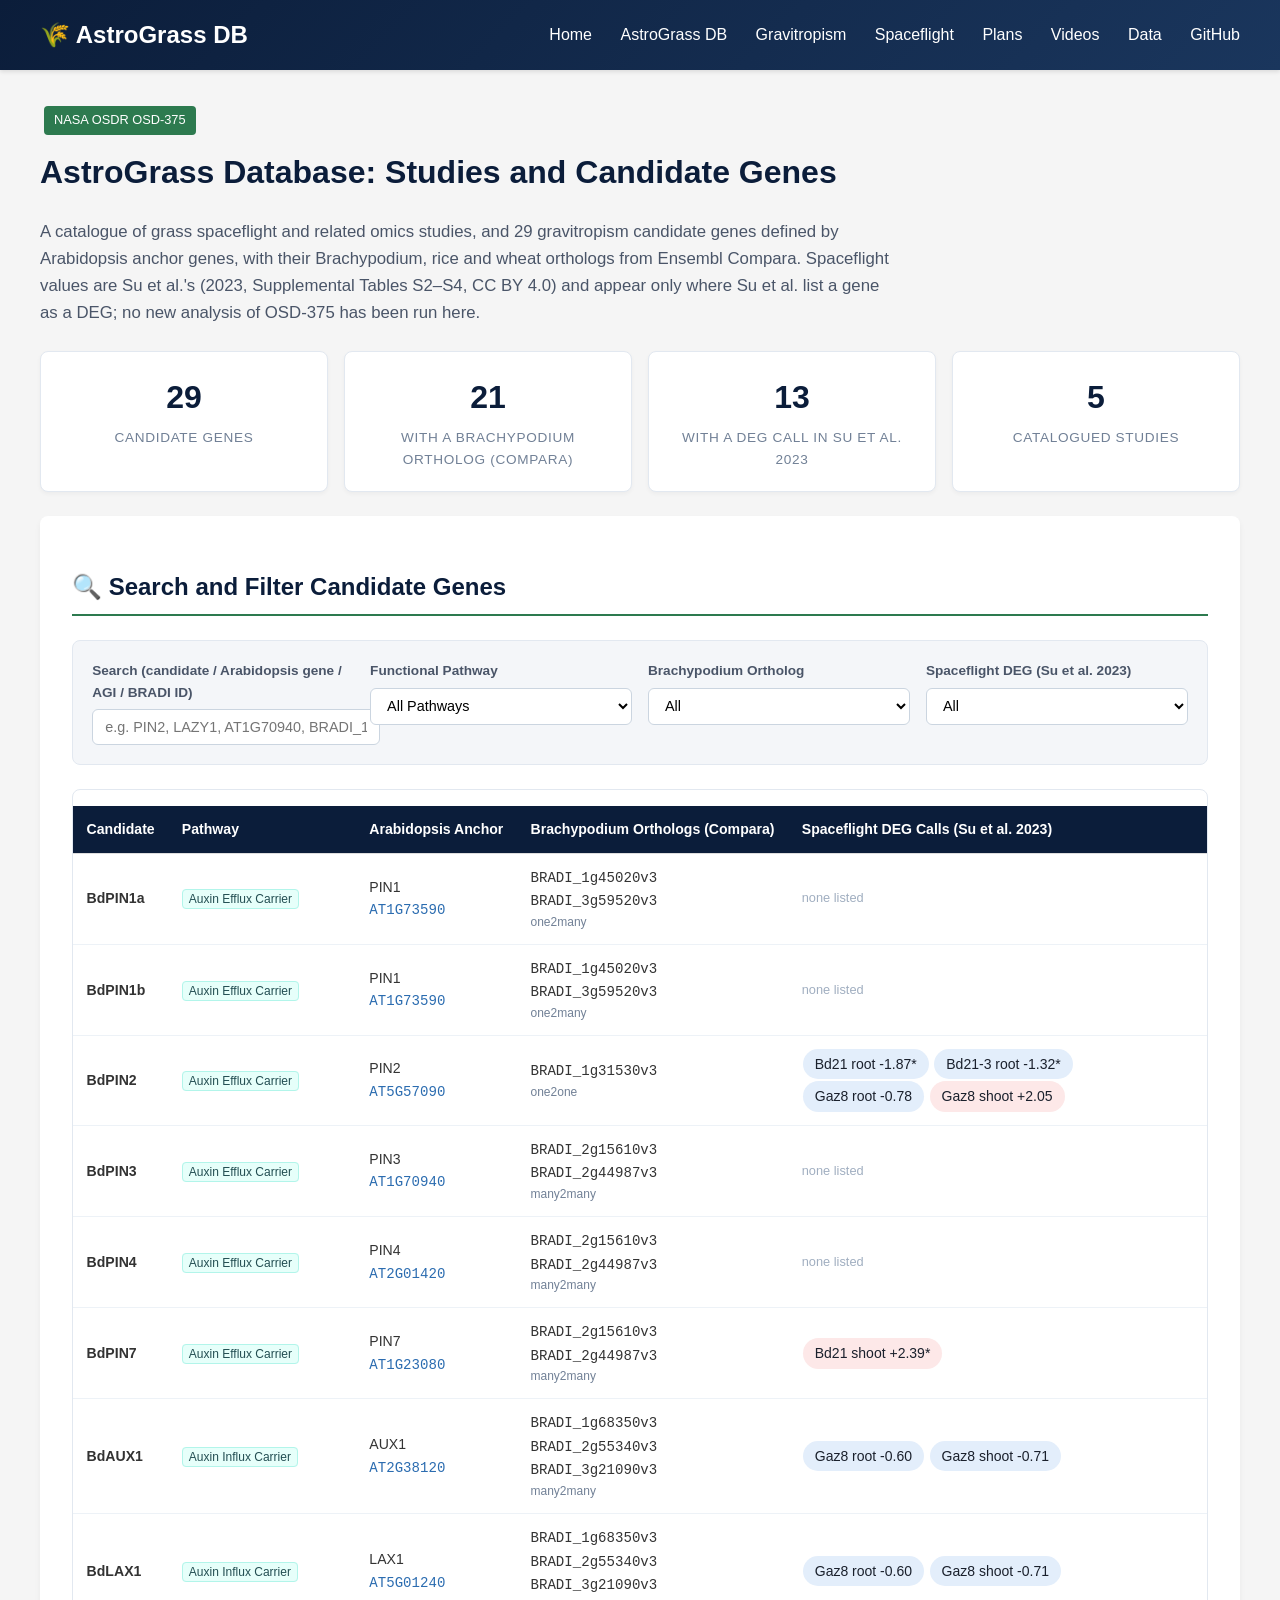
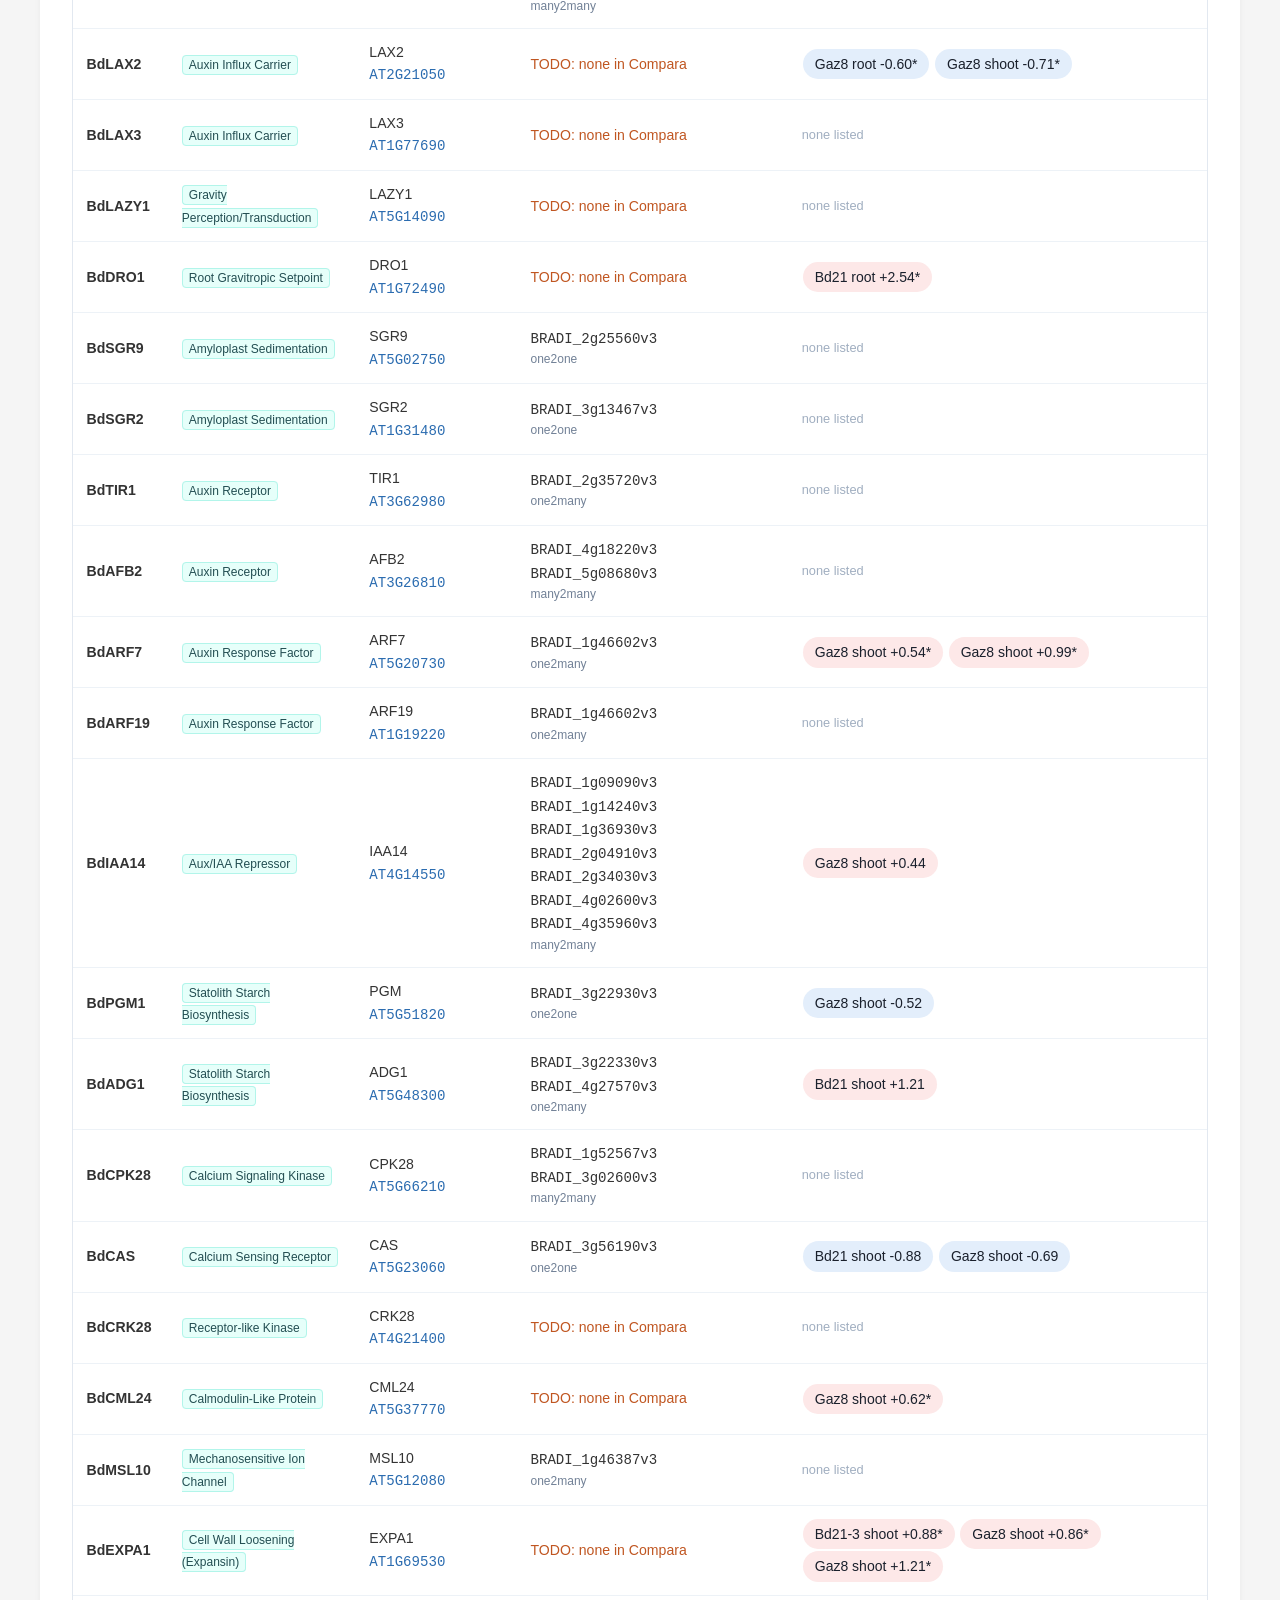
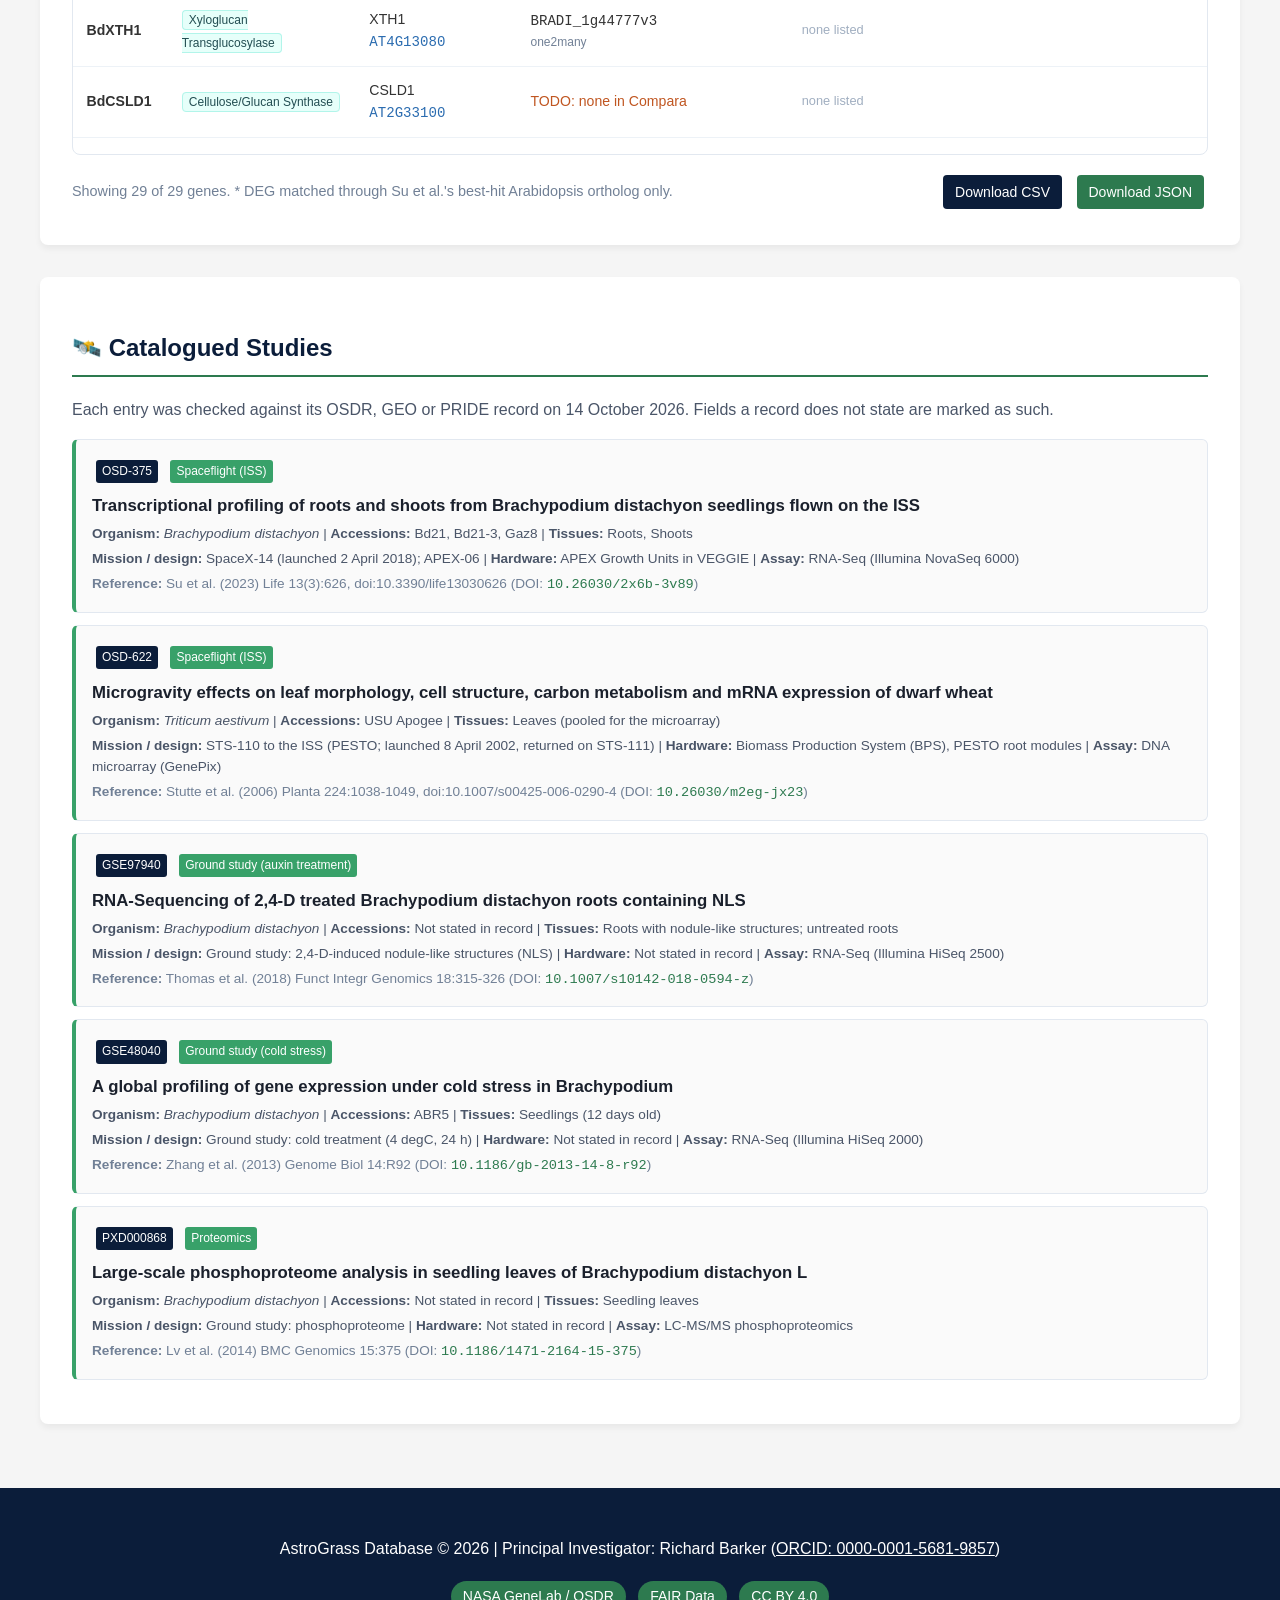
<file: docs/astrograss.html>
<!DOCTYPE html>
<html lang="en">
<head>
    <meta charset="UTF-8">
    <meta name="viewport" content="width=device-width, initial-scale=1.0">
    <title>AstroGrass Database | Grass Spaceflight Studies & Gravitropism Candidate Genes</title>
    <link rel="stylesheet" href="css/style.css">
    <style>
        .filter-grid {
            display: grid;
            grid-template-columns: repeat(auto-fit, minmax(200px, 1fr));
            gap: 1rem;
            margin: 1.5rem 0;
            background: #f4f6f9;
            padding: 1.2rem;
            border-radius: 8px;
            border: 1px solid #e2e8f0;
        }
        .filter-item label {
            display: block;
            font-size: 0.85rem;
            font-weight: bold;
            color: #4a5568;
            margin-bottom: 0.35rem;
        }
        .filter-item select, .filter-item input {
            width: 100%;
            padding: 0.55rem 0.75rem;
            border: 1px solid #cbd5e0;
            border-radius: 6px;
            font-size: 0.9rem;
            background: white;
        }
        .stats-grid {
            display: grid;
            grid-template-columns: repeat(auto-fit, minmax(180px, 1fr));
            gap: 1rem;
            margin: 1.5rem 0;
        }
        .stat-card {
            background: white;
            padding: 1.25rem;
            border-radius: 8px;
            border: 1px solid #e2e8f0;
            box-shadow: 0 2px 4px rgba(0,0,0,0.04);
            text-align: center;
        }
        .stat-num {
            font-size: 2rem;
            font-weight: 800;
            color: #0b1d3a;
            margin-bottom: 0.25rem;
        }
        .stat-label {
            font-size: 0.85rem;
            color: #718096;
            text-transform: uppercase;
            letter-spacing: 0.05em;
        }
        .gene-table-container {
            overflow-x: auto;
            margin-top: 1rem;
            background: white;
            border-radius: 8px;
            border: 1px solid #e2e8f0;
        }
        .gene-table {
            width: 100%;
            border-collapse: collapse;
            font-size: 0.88rem;
        }
        .gene-table th {
            background: #0b1d3a;
            color: white;
            text-align: left;
            padding: 0.75rem 0.85rem;
            white-space: nowrap;
            position: sticky;
            top: 0;
        }
        .gene-table td {
            padding: 0.75rem 0.85rem;
            border-bottom: 1px solid #edf2f7;
            vertical-align: middle;
        }
        .gene-table tr:hover {
            background: #f7fafc;
            cursor: pointer;
        }
        .badge-up {
            background: #feebc8;
            color: #c05621;
            padding: 3px 8px;
            border-radius: 4px;
            font-weight: bold;
            font-size: 0.8rem;
            display: inline-block;
        }
        .badge-down {
            background: #bee3f8;
            color: #2b6cb0;
            padding: 3px 8px;
            border-radius: 4px;
            font-weight: bold;
            font-size: 0.8rem;
            display: inline-block;
        }
        .badge-pathway {
            background: #e6fffa;
            color: #234e52;
            padding: 2px 6px;
            border-radius: 4px;
            font-size: 0.75rem;
            border: 1px solid #b2f5ea;
        }
        .study-card {
            border: 1px solid #e2e8f0;
            border-left: 4px solid #38a169;
            padding: 1rem;
            border-radius: 6px;
            background: #fafafa;
            margin-bottom: 0.75rem;
        }
        /* Modal styling */
        .modal {
            display: none;
            position: fixed;
            z-index: 1000;
            left: 0;
            top: 0;
            width: 100%;
            height: 100%;
            background: rgba(0,0,0,0.6);
            backdrop-filter: blur(3px);
        }
        .modal-content {
            background: white;
            margin: 5% auto;
            padding: 2rem;
            width: 90%;
            max-width: 700px;
            border-radius: 10px;
            box-shadow: 0 10px 25px rgba(0,0,0,0.3);
            position: relative;
        }
        .close-modal {
            position: absolute;
            top: 1rem;
            right: 1.5rem;
            font-size: 1.5rem;
            font-weight: bold;
            cursor: pointer;
            color: #718096;
        }
        .close-modal:hover { color: #000; }
    </style>
</head>
<body>
    <header>
        <div class="nav-container">
            <a href="index.html" class="logo">🌾 AstroGrass DB</a>
            <nav class="nav-links">
                <a href="index.html">Home</a>
                <a href="astrograss.html" class="active">AstroGrass DB</a>
                <a href="gwas.html">Gravitropism</a>
                <a href="spaceflight.html">Spaceflight</a>
                <a href="integration.html">Plans</a>
                <a href="videos.html">Videos</a>
                <a href="data.html">Data</a>
                <a href="https://github.com/dr-richard-barker/brachypodium-gwas-spaceflight" target="_blank">GitHub</a>
            </nav>
        </div>
    </header>

    <div class="container">
        <div style="margin-top: 1.5rem;">
            <span class="badge" style="background:#2d7a4f; color:#fff; padding:4px 10px; border-radius:4px; font-size:0.8rem;">NASA OSDR OSD-375</span>
            <h1 style="margin-top:0.5rem; color:#0b1d3a;">AstroGrass Database: Studies and Candidate Genes</h1>
            <p style="color:#4a5568; font-size:1.05rem; max-width:850px;">
                A catalogue of grass spaceflight and related omics studies, and 29 gravitropism candidate genes defined by Arabidopsis anchor genes, with their
                Brachypodium, rice and wheat orthologs from Ensembl Compara. Spaceflight values are Su et al.'s (2023, Supplemental Tables S2–S4, CC BY 4.0) and appear
                only where Su et al. list a gene as a DEG; no new analysis of OSD-375 has been run here.
            </p>
        </div>

        <!-- Database Metrics -->
        <div class="stats-grid">
            <div class="stat-card">
                <div class="stat-num" id="stat-total-genes">–</div>
                <div class="stat-label">Candidate Genes</div>
            </div>
            <div class="stat-card">
                <div class="stat-num" id="stat-orthologs">–</div>
                <div class="stat-label">With a Brachypodium Ortholog (Compara)</div>
            </div>
            <div class="stat-card">
                <div class="stat-num" id="stat-degs">–</div>
                <div class="stat-label">With a DEG Call in Su et al. 2023</div>
            </div>
            <div class="stat-card">
                <div class="stat-num" id="stat-studies">–</div>
                <div class="stat-label">Catalogued Studies</div>
            </div>
        </div>

        <!-- Filter Controls -->
        <section class="card" style="margin-top:1.5rem;">
            <h2 style="margin-bottom:0.5rem;">🔍 Search and Filter Candidate Genes</h2>

            <div class="filter-grid">
                <div class="filter-item">
                    <label for="search-input">Search (candidate / Arabidopsis gene / AGI / BRADI ID)</label>
                    <input type="text" id="search-input" placeholder="e.g. PIN2, LAZY1, AT1G70940, BRADI_1g31530v3">
                </div>
                <div class="filter-item">
                    <label for="pathway-select">Functional Pathway</label>
                    <select id="pathway-select">
                        <option value="">All Pathways</option>
                    </select>
                </div>
                <div class="filter-item">
                    <label for="ortholog-select">Brachypodium Ortholog</label>
                    <select id="ortholog-select">
                        <option value="">All</option>
                        <option value="yes">In Ensembl Compara</option>
                        <option value="no">None in Compara (TODO)</option>
                    </select>
                </div>
                <div class="filter-item">
                    <label for="deg-select">Spaceflight DEG (Su et al. 2023)</label>
                    <select id="deg-select">
                        <option value="">All</option>
                        <option value="compara">DEG via a Compara ortholog</option>
                        <option value="any">Any DEG call</option>
                        <option value="none">No DEG call</option>
                    </select>
                </div>
            </div>

            <!-- Interactive Results Table -->
            <div class="gene-table-container">
                <table class="gene-table">
                    <thead>
                        <tr>
                            <th>Candidate</th>
                            <th>Pathway</th>
                            <th>Arabidopsis Anchor</th>
                            <th>Brachypodium Orthologs (Compara)</th>
                            <th>Spaceflight DEG Calls (Su et al. 2023)</th>
                        </tr>
                    </thead>
                    <tbody id="gene-table-body">
                        <!-- Populated by JavaScript -->
                    </tbody>
                </table>
            </div>

            <div style="margin-top:1rem; display:flex; justify-content:space-between; align-items:center; flex-wrap:wrap; gap:8px;">
                <span id="results-count" style="font-size:0.9rem; color:#718096;"></span>
                <div>
                    <a href="tables/astrograss_master_table.csv" download class="badge" style="background:#0b1d3a; color:white; padding:6px 12px; border-radius:4px; text-decoration:none; margin-right:6px;">Download CSV</a>
                    <a href="js/astrograss_database.json" download class="badge" style="background:#2d7a4f; color:white; padding:6px 12px; border-radius:4px; text-decoration:none;">Download JSON</a>
                </div>
            </div>
        </section>

        <!-- Studies Catalog -->
        <section class="card" style="margin-top:2rem;">
            <h2>🛰️ Catalogued Studies</h2>
            <p style="margin-bottom:1rem; color:#4a5568;">Each entry was checked against its OSDR, GEO or PRIDE record on 14 October 2026. Fields a record does not state are marked as such.</p>

            <div id="studies-container">
                <!-- Populated by JavaScript -->
            </div>
        </section>
    </div>

    <!-- Gene Detail Modal -->
    <div id="gene-modal" class="modal">
        <div class="modal-content">
            <span class="close-modal" onclick="closeModal()">&times;</span>
            <div id="modal-body">
                <!-- Populated on click -->
            </div>
        </div>
    </div>

    <footer>
        <p>AstroGrass Database &copy; 2026 | Principal Investigator: Richard Barker (<a href="https://orcid.org/0000-0001-5681-9857">ORCID: 0000-0001-5681-9857</a>)</p>
        <p><span class="badge">NASA GeneLab / OSDR</span> <span class="badge">FAIR Data</span> <span class="badge">CC BY 4.0</span></p>
    </footer>

    <script>
        let dbData = null;

        function esc(v) {
            return String(v ?? '').replace(/[&<>"']/g, c => ({'&': '&amp;', '<': '&lt;', '>': '&gt;', '"': '&quot;', "'": '&#39;'}[c]));
        }

        // Fetch database JSON
        fetch('js/astrograss_database.json')
            .then(res => res.json())
            .then(data => {
                dbData = data;
                initApp();
            })
            .catch(err => console.error("Error loading AstroGrass JSON:", err));

        function initApp() {
            const genes = dbData.genes;
            document.getElementById('stat-total-genes').textContent = genes.length;
            document.getElementById('stat-orthologs').textContent = genes.filter(g => g.brachypodium_orthologs).length;
            document.getElementById('stat-degs').textContent = genes.filter(g => g.spaceflight_degs.length).length;
            document.getElementById('stat-studies').textContent = dbData.studies.length;
            populatePathways();
            renderTable(genes);
            renderStudies(dbData.studies);

            document.getElementById('search-input').addEventListener('input', applyFilters);
            ['pathway-select', 'ortholog-select', 'deg-select'].forEach(id =>
                document.getElementById(id).addEventListener('change', applyFilters));
        }

        function populatePathways() {
            const pathways = [...new Set(dbData.genes.map(g => g.pathway))].sort();
            const select = document.getElementById('pathway-select');
            pathways.forEach(p => {
                const opt = document.createElement('option');
                opt.value = p;
                opt.textContent = p;
                select.appendChild(opt);
            });
        }

        function fc(v) {
            const n = Number(v);
            return (n > 0 ? '+' : '') + n.toFixed(2);
        }

        function degBadges(g) {
            if (!g.spaceflight_degs.length) return '<span style="color:#a0aec0;">none listed</span>';
            return g.spaceflight_degs.map(d => {
                const up = Number(d.deseq_log2fc) > 0;
                const star = d.match.startsWith('Compara') ? '' : '*';
                return `<span class="badge" style="background:${up ? '#fde8e8' : '#e3eefb'}; color:#1a202c; margin:1px;" title="${esc(d.brachypodium_gene_id)}: ${esc(d.match)}">${esc(d.accession)} ${esc(d.organ)} ${fc(d.deseq_log2fc)}${star}</span>`;
            }).join(' ');
        }

        function renderTable(genes) {
            const tbody = document.getElementById('gene-table-body');
            tbody.innerHTML = '';

            if (genes.length === 0) {
                tbody.innerHTML = `<tr><td colspan="5" style="text-align:center; padding:2rem; color:#718096;">No matching genes found. Try adjusting your filters.</td></tr>`;
                document.getElementById('results-count').textContent = 'Showing 0 genes';
                return;
            }

            genes.forEach(g => {
                const tr = document.createElement('tr');
                tr.onclick = () => openModal(g);
                const orth = g.brachypodium_orthologs
                    ? g.brachypodium_orthologs.split(' ').map(id => `<code>${esc(id)}</code>`).join('<br>') +
                      `<div style="font-size:0.75rem; color:#718096;">${esc(g.brachypodium_homology)}</div>`
                    : '<span style="color:#c05621;">TODO: none in Compara</span>';
                tr.innerHTML = `
                    <td><strong>${esc(g.candidate)}</strong></td>
                    <td><span class="badge-pathway">${esc(g.pathway)}</span></td>
                    <td>${esc(g.arabidopsis_gene)}<br><code style="color:#2b6cb0;">${esc(g.arabidopsis_agi)}</code></td>
                    <td>${orth}</td>
                    <td style="font-size:0.8rem;">${degBadges(g)}</td>
                `;
                tbody.appendChild(tr);
            });

            document.getElementById('results-count').textContent =
                `Showing ${genes.length} of ${dbData.genes.length} genes. * DEG matched through Su et al.'s best-hit Arabidopsis ortholog only.`;
        }

        function renderStudies(studies) {
            const container = document.getElementById('studies-container');
            container.innerHTML = '';
            studies.forEach(s => {
                const card = document.createElement('div');
                card.className = 'study-card';
                card.innerHTML = `
                    <div>
                        <span class="badge" style="background:#0b1d3a; color:#fff; font-size:0.75rem; padding:2px 6px; border-radius:3px;">${esc(s.study_id)}</span>
                        <span class="badge" style="background:#38a169; color:#fff; font-size:0.75rem; padding:2px 6px; border-radius:3px; margin-left:4px;">${esc(s.category)}</span>
                        <h3 style="margin:0.4rem 0 0.2rem 0; font-size:1.05rem; color:#1a202c;">${esc(s.title)}</h3>
                        <p style="margin:0; font-size:0.85rem; color:#4a5568;"><strong>Organism:</strong> <em>${esc(s.organism)}</em> | <strong>Accessions:</strong> ${esc(s.accessions)} | <strong>Tissues:</strong> ${esc(s.tissues)}</p>
                        <p style="margin:0.2rem 0 0 0; font-size:0.85rem; color:#4a5568;"><strong>Mission / design:</strong> ${esc(s.mission)} | <strong>Hardware:</strong> ${esc(s.hardware)} | <strong>Assay:</strong> ${esc(s.assays)}</p>
                        <p style="margin:0.2rem 0 0 0; font-size:0.85rem; color:#718096;"><strong>Reference:</strong> ${esc(s.reference)} (DOI: <a href="https://doi.org/${esc(s.doi)}" target="_blank"><code>${esc(s.doi)}</code></a>)</p>
                    </div>
                `;
                container.appendChild(card);
            });
        }

        function applyFilters() {
            const query = document.getElementById('search-input').value.toLowerCase();
            const pathway = document.getElementById('pathway-select').value;
            const orth = document.getElementById('ortholog-select').value;
            const deg = document.getElementById('deg-select').value;

            const filtered = dbData.genes.filter(g => {
                const text = [g.candidate, g.arabidopsis_gene, g.arabidopsis_agi, g.brachypodium_orthologs,
                              ...g.spaceflight_degs.map(d => d.brachypodium_gene_id)].join(' ').toLowerCase();
                const hasCompara = g.spaceflight_degs.some(d => d.match.startsWith('Compara'));
                return (!query || text.includes(query)) &&
                    (!pathway || g.pathway === pathway) &&
                    (!orth || (orth === 'yes') === Boolean(g.brachypodium_orthologs)) &&
                    (!deg || (deg === 'compara' && hasCompara) || (deg === 'any' && g.spaceflight_degs.length > 0) ||
                     (deg === 'none' && g.spaceflight_degs.length === 0));
            });

            renderTable(filtered);
        }

        function openModal(g) {
            const modal = document.getElementById('gene-modal');
            const body = document.getElementById('modal-body');
            const list = ids => ids ? ids.split(' ').map(id => `<code>${esc(id)}</code>`).join(', ') : '<span style="color:#a0aec0;">none in Compara</span>';
            const degRows = g.spaceflight_degs.map(d => `
                <tr><td>${esc(d.accession)}</td><td>${esc(d.organ)}</td><td><code>${esc(d.brachypodium_gene_id)}</code></td>
                <td>${esc(d.match)}</td><td>${fc(d.deseq_log2fc)}</td><td>${Number(d.deseq_padj).toExponential(1)}</td>
                <td>${fc(d.edger_log2fc)}</td><td>${Number(d.edger_q).toExponential(1)}</td></tr>`).join('');
            body.innerHTML = `
                <span class="badge-pathway">${esc(g.pathway)}</span>
                <h2 style="margin:0.5rem 0 0.2rem 0; color:#0b1d3a;">${esc(g.candidate)}</h2>
                <p style="margin:0; color:#718096; font-size:0.9rem;">Arabidopsis anchor gene: <strong>${esc(g.arabidopsis_gene)}</strong> (<code>${esc(g.arabidopsis_agi)}</code>)</p>
                <p style="margin:0.3rem 0 0 0; font-size:0.85rem; color:#4a5568;">${esc(g.anchor_status)}</p>
                <hr style="margin:1rem 0; border:0; border-top:1px solid #e2e8f0;">

                <h4 style="margin-bottom:0.4rem;">Orthologs (Ensembl Compara, plants)</h4>
                <ul style="font-size:0.9rem; line-height:1.6; margin:0; padding-left:1.2rem; color:#4a5568;">
                    <li><strong>Brachypodium distachyon:</strong> ${list(g.brachypodium_orthologs)} ${g.brachypodium_homology ? '(' + esc(g.brachypodium_homology) + ')' : ''}</li>
                    <li><strong>Oryza sativa (rice):</strong> ${list(g.rice_orthologs)}</li>
                    <li><strong>Triticum aestivum (wheat):</strong> ${list(g.wheat_orthologs)}</li>
                </ul>
                ${g.ortholog_note ? `<p style="font-size:0.85rem; color:#718096; margin-top:0.4rem;">${esc(g.ortholog_note)}</p>` : ''}

                <h4 style="margin:1rem 0 0.4rem 0;">Spaceflight DEG calls (Su et al. 2023)</h4>
                ${g.spaceflight_degs.length ? `
                <div style="overflow-x:auto;"><table class="gene-table" style="font-size:0.8rem;">
                    <thead><tr><th>Accession</th><th>Organ</th><th>Gene</th><th>Match</th><th>DESeq log₂FC</th><th>padj</th><th>edgeR log₂FC</th><th>q</th></tr></thead>
                    <tbody>${degRows}</tbody></table></div>` :
                '<p style="font-size:0.9rem; color:#4a5568;">No Brachypodium gene for this candidate is in Su et al.\'s DEG lists. That is not evidence of no change: unlisted genes may be unexpressed or below significance.</p>'}
                <p style="font-size:0.8rem; color:#718096; margin-top:0.5rem;">Values from Su et al. (2023) <em>Life</em> 13:626, Supplemental Tables S2–S4 (CC BY 4.0); log₂FC is ISS / ground control. Differences between accessions are confounded with sequencing batch.</p>
            `;
            modal.style.display = 'block';
        }

        function closeModal() {
            document.getElementById('gene-modal').style.display = 'none';
        }

        window.onclick = function(event) {
            const modal = document.getElementById('gene-modal');
            if (event.target === modal) {
                modal.style.display = 'none';
            }
        };
    </script>
  <script defer src="https://visitor-analytics.astrobotany.workers.dev/a.js"></script>
</body>
</html>
</file>
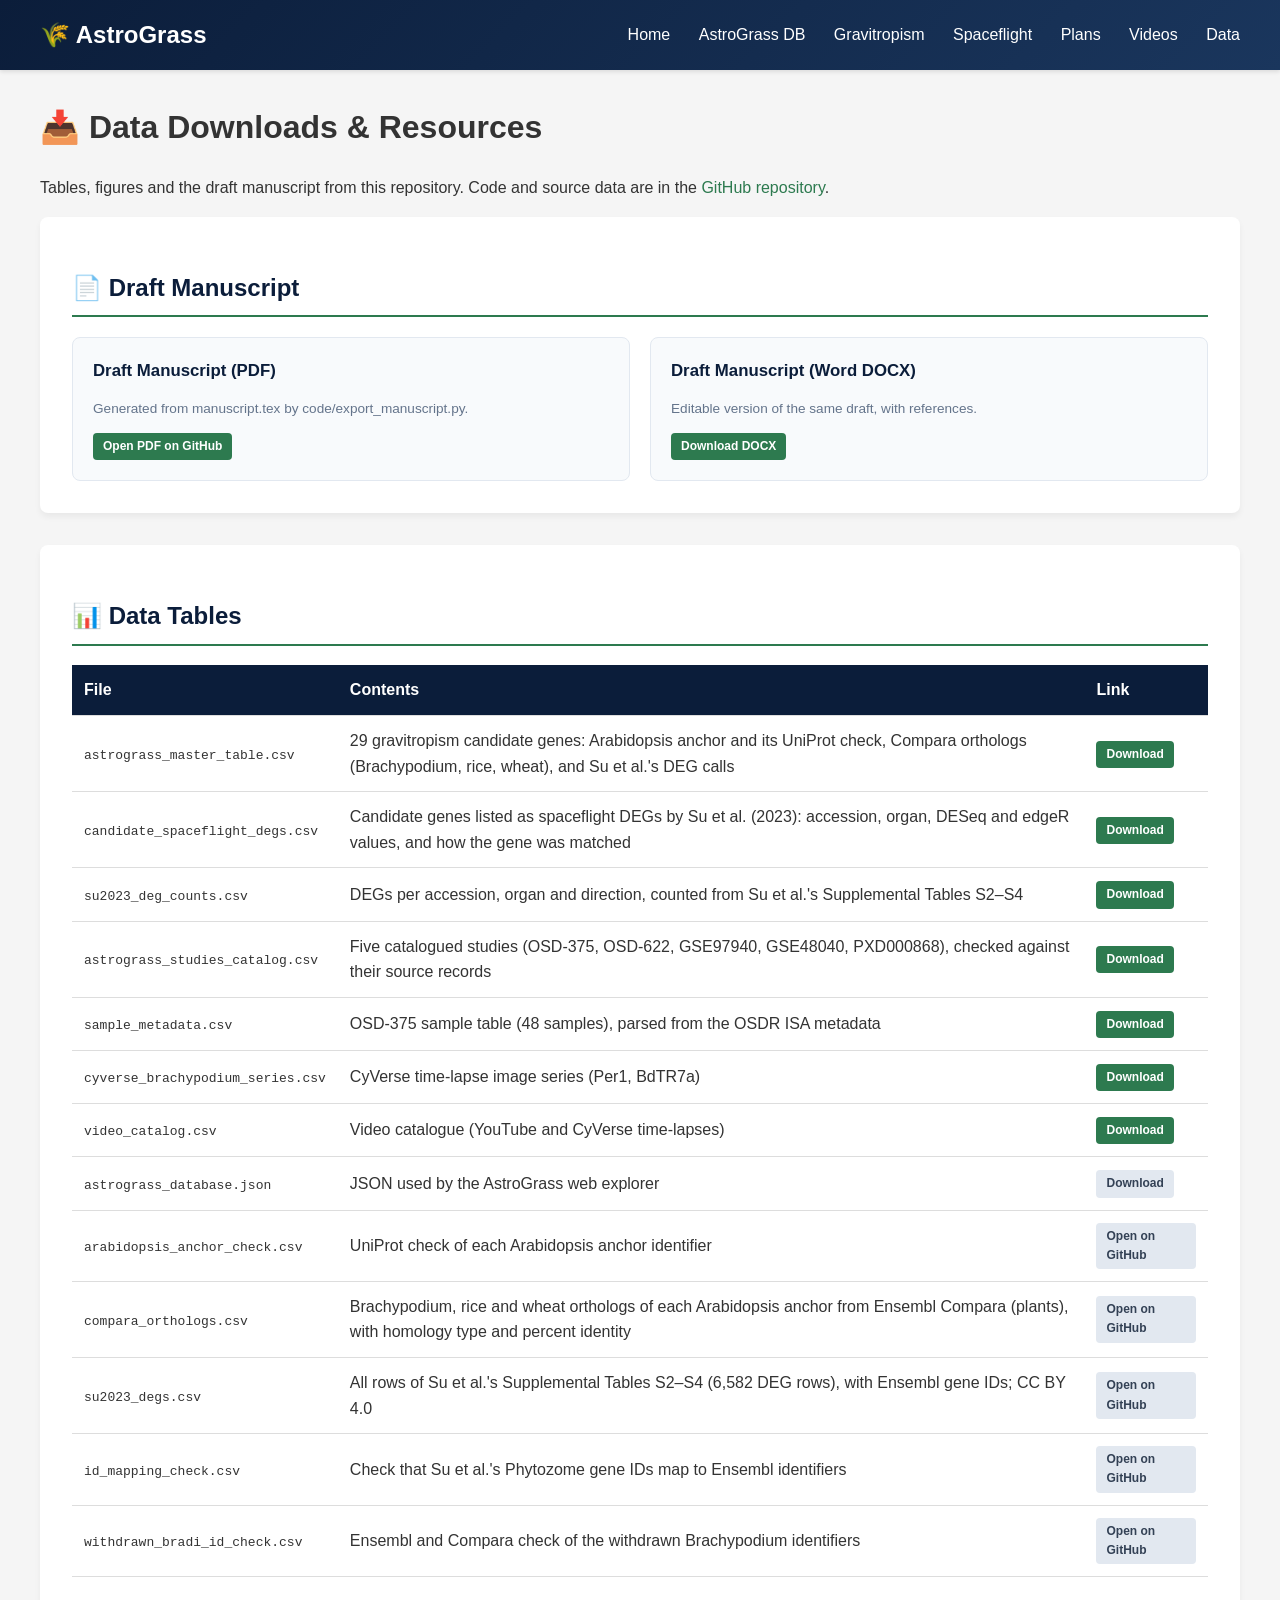
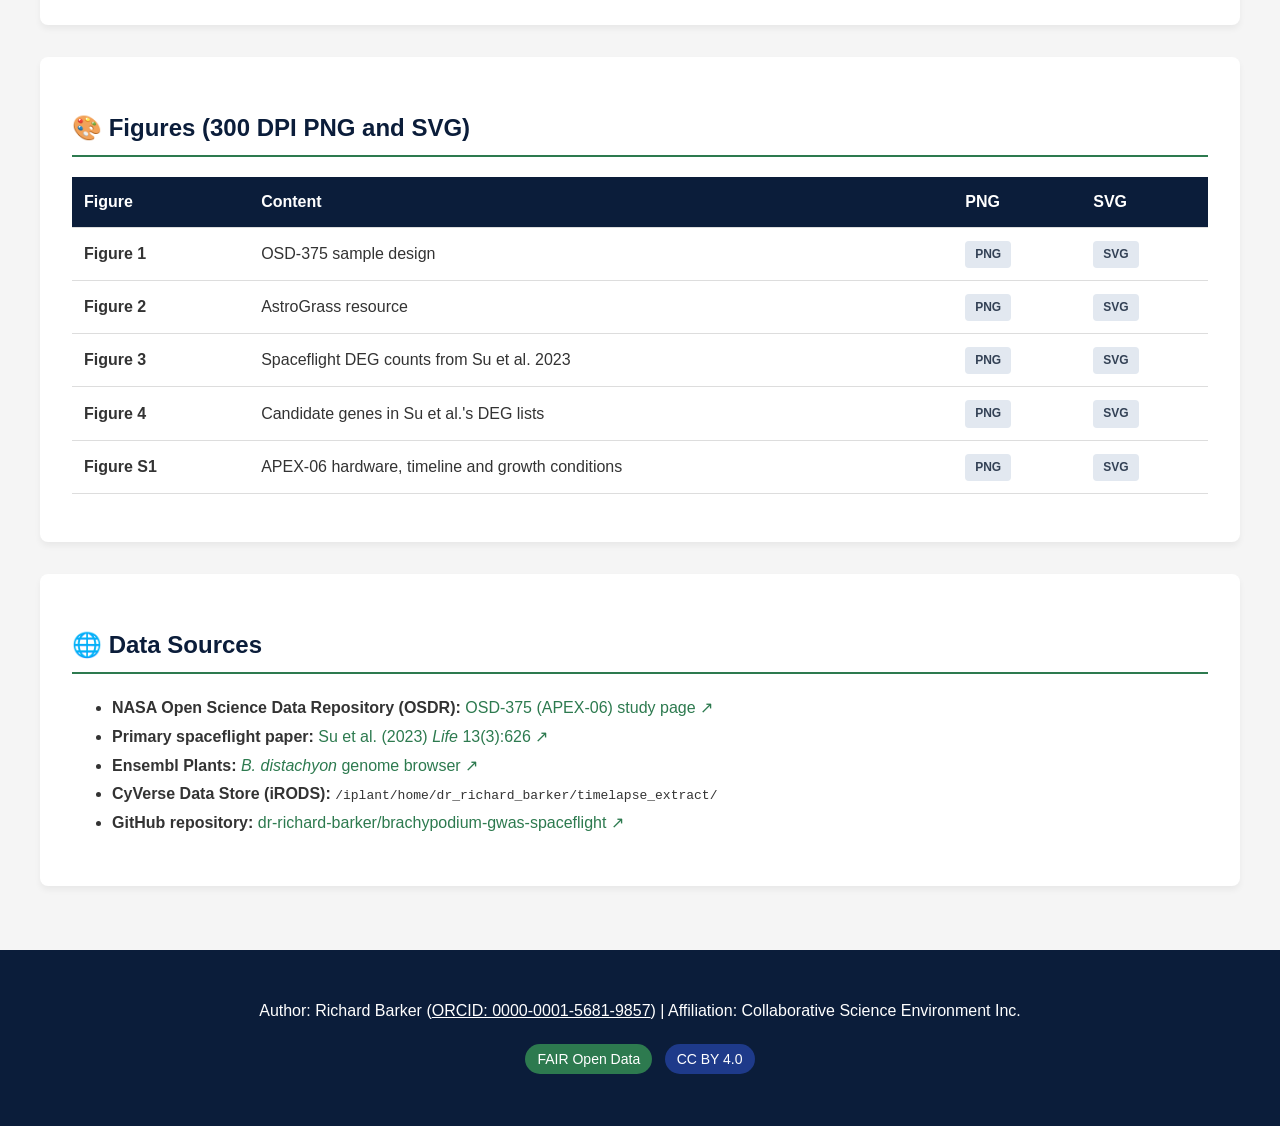
<file: docs/data.html>
<!DOCTYPE html>
<html lang="en">
<head>
    <meta charset="UTF-8">
    <meta name="viewport" content="width=device-width, initial-scale=1.0">
    <title>Data Downloads & Resources - AstroGrass</title>
    <link rel="stylesheet" href="css/style.css">
    <link rel="icon" href="data:image/svg+xml,<svg xmlns='http://www.w3.org/2000/svg' viewBox='0 0 100 100'><text y='.9em' font-size='90'>🌾</text></svg>">
</head>
<body>
    <header>
        <div class="nav-container">
            <a href="index.html" class="logo">🌾 AstroGrass</a>
            <nav class="nav-links">
                <a href="index.html">Home</a>
                <a href="astrograss.html">AstroGrass DB</a>
                <a href="gwas.html">Gravitropism</a>
                <a href="spaceflight.html">Spaceflight</a>
                <a href="integration.html">Plans</a>
                <a href="videos.html">Videos</a>
                <a href="data.html" class="active">Data</a>
            </nav>
        </div>
    </header>

    <div class="container">
        <h1>📥 Data Downloads & Resources</h1>
        <p>Tables, figures and the draft manuscript from this repository. Code and source data are in the <a href="https://github.com/dr-richard-barker/brachypodium-gwas-spaceflight" target="_blank">GitHub repository</a>.</p>

        <!-- MANUSCRIPT DOWNLOADS -->
        <section class="card">
            <h2>📄 Draft Manuscript</h2>
            <div style="display:grid; grid-template-columns:repeat(auto-fit, minmax(280px, 1fr)); gap:1.25rem; margin-top:1rem;">
                <div style="background:#f8fafc; border:1px solid #e2e8f0; border-radius:8px; padding:1.25rem;">
                    <strong style="font-size:1.05rem; color:#0b1d3a; display:block; margin-bottom:4px;">Draft Manuscript (PDF)</strong>
                    <p style="font-size:0.85rem; color:#64748b; margin-bottom:12px;">Generated from manuscript.tex by code/export_manuscript.py.</p>
                    <a href="https://github.com/dr-richard-barker/brachypodium-gwas-spaceflight/blob/main/manuscript/manuscript.pdf" target="_blank" class="btn-sm btn-primary">Open PDF on GitHub</a>
                </div>
                <div style="background:#f8fafc; border:1px solid #e2e8f0; border-radius:8px; padding:1.25rem;">
                    <strong style="font-size:1.05rem; color:#0b1d3a; display:block; margin-bottom:4px;">Draft Manuscript (Word DOCX)</strong>
                    <p style="font-size:0.85rem; color:#64748b; margin-bottom:12px;">Editable version of the same draft, with references.</p>
                    <a href="https://github.com/dr-richard-barker/brachypodium-gwas-spaceflight/raw/main/manuscript/manuscript.docx" class="btn-sm btn-primary">Download DOCX</a>
                </div>
            </div>
        </section>

        <!-- DATA TABLES -->
        <section class="card">
            <h2>📊 Data Tables</h2>
            <table>
                <thead>
                    <tr>
                        <th>File</th>
                        <th>Contents</th>
                        <th>Link</th>
                    </tr>
                </thead>
                <tbody>
                    <tr>
                        <td><code>astrograss_master_table.csv</code></td>
                        <td>29 gravitropism candidate genes: Arabidopsis anchor and its UniProt check, Compara orthologs (Brachypodium, rice, wheat), and Su et al.'s DEG calls</td>
                        <td><a href="tables/astrograss_master_table.csv" download class="btn-sm btn-primary">Download</a></td>
                    </tr>
                    <tr>
                        <td><code>candidate_spaceflight_degs.csv</code></td>
                        <td>Candidate genes listed as spaceflight DEGs by Su et al. (2023): accession, organ, DESeq and edgeR values, and how the gene was matched</td>
                        <td><a href="tables/candidate_spaceflight_degs.csv" download class="btn-sm btn-primary">Download</a></td>
                    </tr>
                    <tr>
                        <td><code>su2023_deg_counts.csv</code></td>
                        <td>DEGs per accession, organ and direction, counted from Su et al.'s Supplemental Tables S2–S4</td>
                        <td><a href="tables/su2023_deg_counts.csv" download class="btn-sm btn-primary">Download</a></td>
                    </tr>
                    <tr>
                        <td><code>astrograss_studies_catalog.csv</code></td>
                        <td>Five catalogued studies (OSD-375, OSD-622, GSE97940, GSE48040, PXD000868), checked against their source records</td>
                        <td><a href="tables/astrograss_studies_catalog.csv" download class="btn-sm btn-primary">Download</a></td>
                    </tr>
                    <tr>
                        <td><code>sample_metadata.csv</code></td>
                        <td>OSD-375 sample table (48 samples), parsed from the OSDR ISA metadata</td>
                        <td><a href="tables/sample_metadata.csv" download class="btn-sm btn-primary">Download</a></td>
                    </tr>
                    <tr>
                        <td><code>cyverse_brachypodium_series.csv</code></td>
                        <td>CyVerse time-lapse image series (Per1, BdTR7a)</td>
                        <td><a href="tables/cyverse_brachypodium_series.csv" download class="btn-sm btn-primary">Download</a></td>
                    </tr>
                    <tr>
                        <td><code>video_catalog.csv</code></td>
                        <td>Video catalogue (YouTube and CyVerse time-lapses)</td>
                        <td><a href="tables/video_catalog.csv" download class="btn-sm btn-primary">Download</a></td>
                    </tr>
                    <tr>
                        <td><code>astrograss_database.json</code></td>
                        <td>JSON used by the AstroGrass web explorer</td>
                        <td><a href="js/astrograss_database.json" download class="btn-sm btn-secondary">Download</a></td>
                    </tr>
                    <tr>
                        <td><code>arabidopsis_anchor_check.csv</code></td>
                        <td>UniProt check of each Arabidopsis anchor identifier</td>
                        <td><a href="https://github.com/dr-richard-barker/brachypodium-gwas-spaceflight/blob/main/data/genotypes/arabidopsis_anchor_check.csv" target="_blank" class="btn-sm btn-secondary">Open on GitHub</a></td>
                    </tr>
                    <tr>
                        <td><code>compara_orthologs.csv</code></td>
                        <td>Brachypodium, rice and wheat orthologs of each Arabidopsis anchor from Ensembl Compara (plants), with homology type and percent identity</td>
                        <td><a href="https://github.com/dr-richard-barker/brachypodium-gwas-spaceflight/blob/main/data/genotypes/compara_orthologs.csv" target="_blank" class="btn-sm btn-secondary">Open on GitHub</a></td>
                    </tr>
                    <tr>
                        <td><code>su2023_degs.csv</code></td>
                        <td>All rows of Su et al.'s Supplemental Tables S2–S4 (6,582 DEG rows), with Ensembl gene IDs; CC BY 4.0</td>
                        <td><a href="https://github.com/dr-richard-barker/brachypodium-gwas-spaceflight/blob/main/data/su2023/su2023_degs.csv" target="_blank" class="btn-sm btn-secondary">Open on GitHub</a></td>
                    </tr>
                    <tr>
                        <td><code>id_mapping_check.csv</code></td>
                        <td>Check that Su et al.'s Phytozome gene IDs map to Ensembl identifiers</td>
                        <td><a href="https://github.com/dr-richard-barker/brachypodium-gwas-spaceflight/blob/main/data/su2023/id_mapping_check.csv" target="_blank" class="btn-sm btn-secondary">Open on GitHub</a></td>
                    </tr>
                    <tr>
                        <td><code>withdrawn_bradi_id_check.csv</code></td>
                        <td>Ensembl and Compara check of the withdrawn Brachypodium identifiers</td>
                        <td><a href="https://github.com/dr-richard-barker/brachypodium-gwas-spaceflight/blob/main/data/genotypes/withdrawn_bradi_id_check.csv" target="_blank" class="btn-sm btn-secondary">Open on GitHub</a></td>
                    </tr>
                </tbody>
            </table>
        </section>

        <!-- FIGURE DOWNLOADS -->
        <section class="card">
            <h2>🎨 Figures (300 DPI PNG and SVG)</h2>
            <table>
                <thead>
                    <tr>
                        <th>Figure</th>
                        <th>Content</th>
                        <th>PNG</th>
                        <th>SVG</th>
                    </tr>
                </thead>
                <tbody>
                    <tr><td><strong>Figure 1</strong></td><td>OSD-375 sample design</td><td><a href="assets/fig1_osd375_sample_design.png" download class="btn-sm btn-secondary">PNG</a></td><td><a href="assets/fig1_osd375_sample_design.svg" download class="btn-sm btn-secondary">SVG</a></td></tr>
                    <tr><td><strong>Figure 2</strong></td><td>AstroGrass resource</td><td><a href="assets/fig2_astrograss_architecture.png" download class="btn-sm btn-secondary">PNG</a></td><td><a href="assets/fig2_astrograss_architecture.svg" download class="btn-sm btn-secondary">SVG</a></td></tr>
                    <tr><td><strong>Figure 3</strong></td><td>Spaceflight DEG counts from Su et al. 2023</td><td><a href="assets/fig3_su2023_deg_counts.png" download class="btn-sm btn-secondary">PNG</a></td><td><a href="assets/fig3_su2023_deg_counts.svg" download class="btn-sm btn-secondary">SVG</a></td></tr>
                    <tr><td><strong>Figure 4</strong></td><td>Candidate genes in Su et al.'s DEG lists</td><td><a href="assets/fig4_candidate_spaceflight_degs.png" download class="btn-sm btn-secondary">PNG</a></td><td><a href="assets/fig4_candidate_spaceflight_degs.svg" download class="btn-sm btn-secondary">SVG</a></td></tr>
                    <tr><td><strong>Figure S1</strong></td><td>APEX-06 hardware, timeline and growth conditions</td><td><a href="assets/figS1_mission_experimental_design.png" download class="btn-sm btn-secondary">PNG</a></td><td><a href="assets/figS1_mission_experimental_design.svg" download class="btn-sm btn-secondary">SVG</a></td></tr>
                </tbody>
            </table>
        </section>

        <!-- EXTERNAL REPOSITORIES -->
        <section class="card">
            <h2>🌐 Data Sources</h2>
            <ul style="line-height:1.8;">
                <li><strong>NASA Open Science Data Repository (OSDR):</strong> <a href="https://osdr.nasa.gov/bio/repo/data/studies/OSD-375" target="_blank">OSD-375 (APEX-06) study page ↗</a></li>
                <li><strong>Primary spaceflight paper:</strong> <a href="https://doi.org/10.3390/life13030626" target="_blank">Su et al. (2023) <em>Life</em> 13(3):626 ↗</a></li>
                <li><strong>Ensembl Plants:</strong> <a href="https://plants.ensembl.org/Brachypodium_distachyon" target="_blank"><em>B. distachyon</em> genome browser ↗</a></li>
                <li><strong>CyVerse Data Store (iRODS):</strong> <code>/iplant/home/dr_richard_barker/timelapse_extract/</code></li>
                <li><strong>GitHub repository:</strong> <a href="https://github.com/dr-richard-barker/brachypodium-gwas-spaceflight" target="_blank">dr-richard-barker/brachypodium-gwas-spaceflight ↗</a></li>
            </ul>
        </section>
    </div>

    <footer>
        <p>Author: Richard Barker (<a href="https://orcid.org/0000-0001-5681-9857" target="_blank">ORCID: 0000-0001-5681-9857</a>) | Affiliation: Collaborative Science Environment Inc.</p>
        <p><span class="badge" style="background:#2d7a4f;">FAIR Open Data</span> <span class="badge" style="background:#1e3a8a;">CC BY 4.0</span></p>
    </footer>

    <script src="js/main.js"></script>
  <script defer src="https://visitor-analytics.astrobotany.workers.dev/a.js"></script>
</body>
</html>
</file>
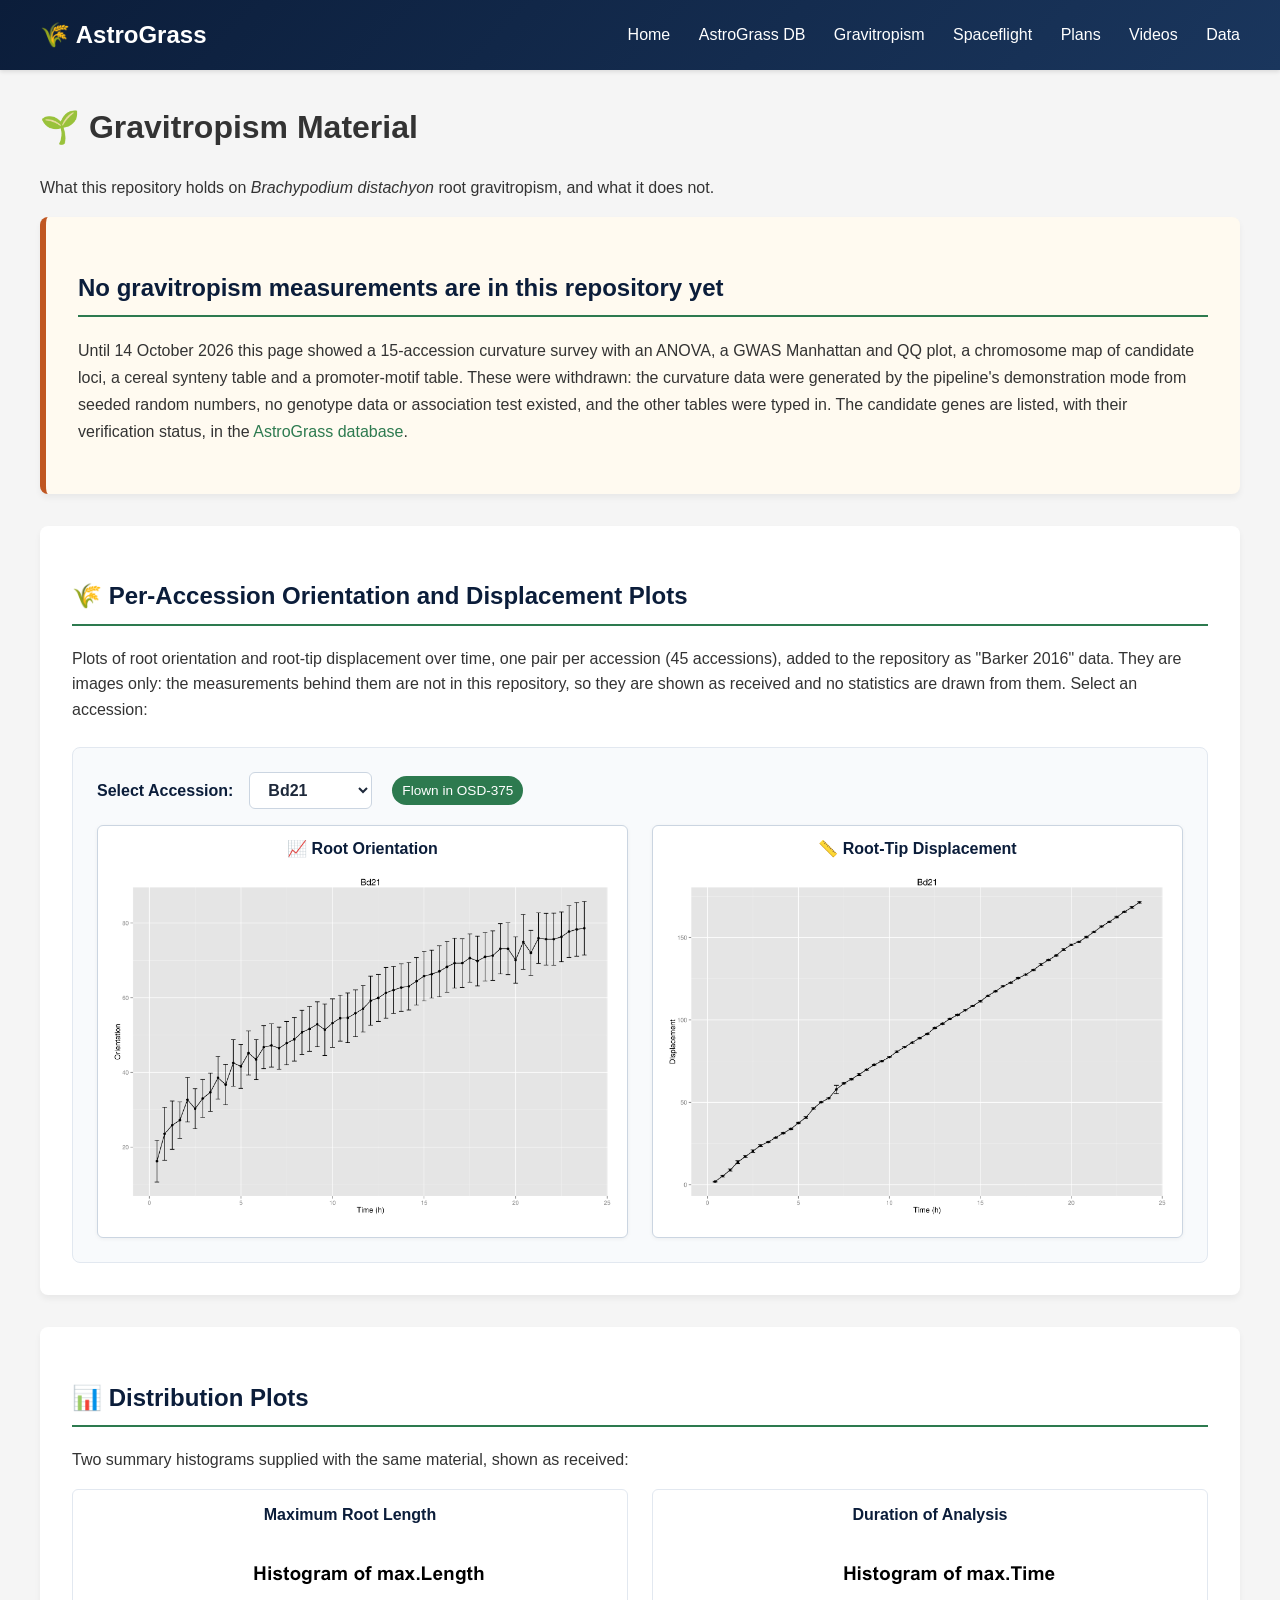
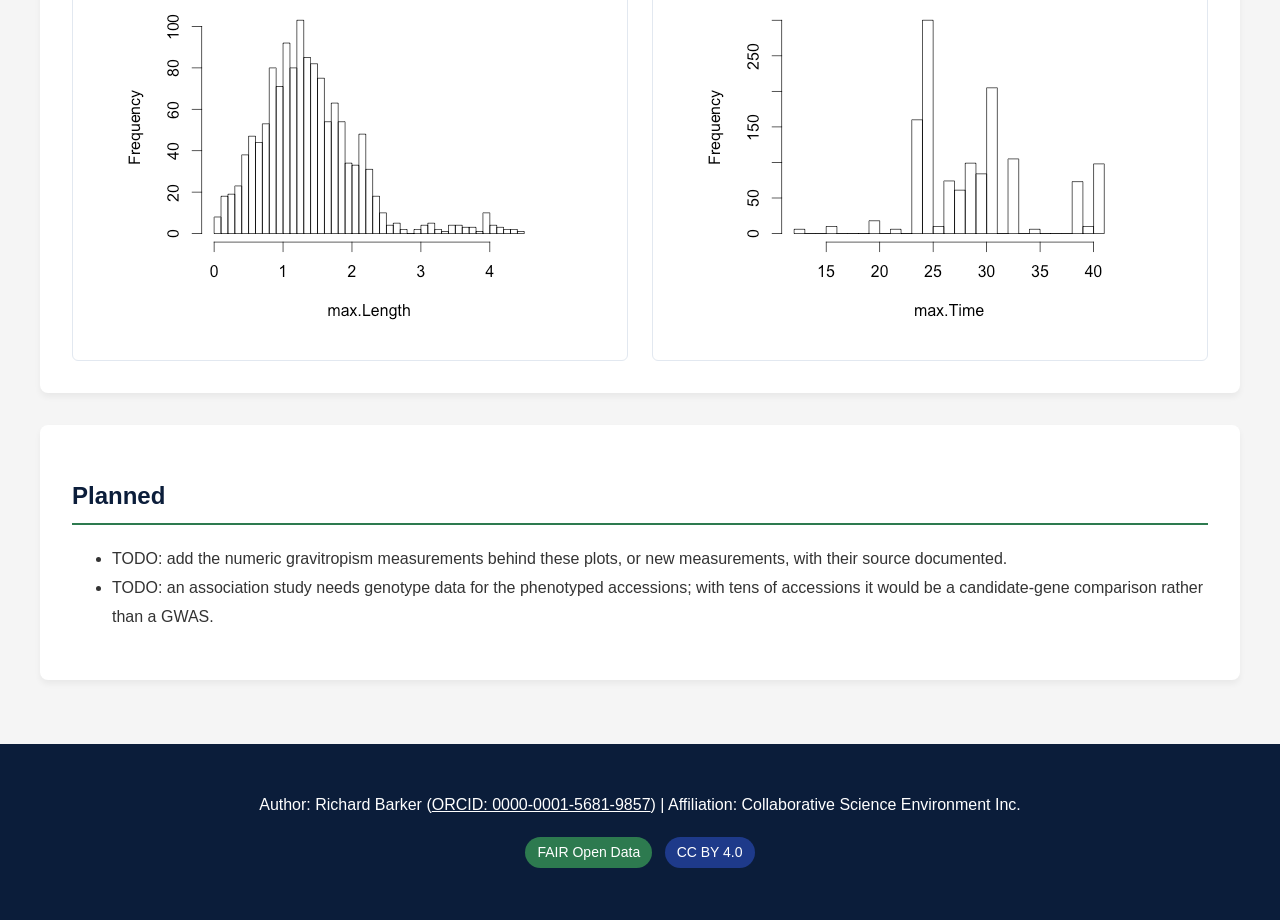
<file: docs/gwas.html>
<!DOCTYPE html>
<html lang="en">
<head>
    <meta charset="UTF-8">
    <meta name="viewport" content="width=device-width, initial-scale=1.0">
    <title>Gravitropism - AstroGrass</title>
    <link rel="stylesheet" href="css/style.css">
    <link rel="icon" href="data:image/svg+xml,<svg xmlns='http://www.w3.org/2000/svg' viewBox='0 0 100 100'><text y='.9em' font-size='90'>🌾</text></svg>">
    <style>
        .kinetics-explorer {
            background: #f8fafc;
            border: 1px solid #e2e8f0;
            border-radius: 8px;
            padding: 1.5rem;
            margin-top: 1.5rem;
        }
        .kinetics-grid {
            display: grid;
            grid-template-columns: 1fr 1fr;
            gap: 1.5rem;
            margin-top: 1rem;
        }
        @media (max-width: 768px) {
            .kinetics-grid { grid-template-columns: 1fr; }
        }
        .curve-preview {
            background: #fff;
            border: 1px solid #cbd5e1;
            border-radius: 6px;
            padding: 10px;
            text-align: center;
            box-shadow: 0 1px 4px rgba(0,0,0,0.05);
        }
        .curve-preview img {
            max-width: 100%;
            height: auto;
            border-radius: 4px;
        }
    </style>
</head>
<body>
    <header>
        <div class="nav-container">
            <a href="index.html" class="logo">🌾 AstroGrass</a>
            <nav class="nav-links">
                <a href="index.html">Home</a>
                <a href="astrograss.html">AstroGrass DB</a>
                <a href="gwas.html" class="active">Gravitropism</a>
                <a href="spaceflight.html">Spaceflight</a>
                <a href="integration.html">Plans</a>
                <a href="videos.html">Videos</a>
                <a href="data.html">Data</a>
            </nav>
        </div>
    </header>

    <div class="container">
        <h1>🌱 Gravitropism Material</h1>
        <p>What this repository holds on <em>Brachypodium distachyon</em> root gravitropism, and what it does not.</p>

        <section class="card" style="border-left: 6px solid #c05621; background:#fffaf0;">
            <h2>No gravitropism measurements are in this repository yet</h2>
            <p style="line-height:1.7;">Until 14 October 2026 this page showed a 15-accession curvature survey with an ANOVA, a GWAS Manhattan and QQ plot, a chromosome map of candidate loci, a cereal synteny table and a promoter-motif table. These were withdrawn: the curvature data were generated by the pipeline's demonstration mode from seeded random numbers, no genotype data or association test existed, and the other tables were typed in. The candidate genes are listed, with their verification status, in the <a href="astrograss.html">AstroGrass database</a>.</p>
        </section>

        <!-- PER-ACCESSION PLOTS -->
        <section class="card">
            <h2>🌾 Per-Accession Orientation and Displacement Plots</h2>
            <p>Plots of root orientation and root-tip displacement over time, one pair per accession (45 accessions), added to the repository as "Barker 2016" data. They are images only: the measurements behind them are not in this repository, so they are shown as received and no statistics are drawn from them. Select an accession:</p>

            <div class="kinetics-explorer">
                <div style="display:flex; align-items:center; gap:1rem; flex-wrap:wrap;">
                    <label for="select-accession" style="font-weight:bold; color:#0b1d3a;">Select Accession:</label>
                    <select id="select-accession" style="padding:8px 14px; border-radius:6px; border:1px solid #cbd5e1; font-size:1rem; background:#fff; font-weight:600; color:#1e293b;">
                        <optgroup label="Accessions flown in OSD-375">
                            <option value="Bd21" selected>Bd21</option>
                            <option value="BD21-3">BD21-3</option>
                            <option value="GAZ-8">GAZ-8</option>
                        </optgroup>
                        <optgroup label="Other accessions">
                            <option value="ABR2">ABR2</option>
                            <option value="ABR4">ABR4</option>
                            <option value="ABR6">ABR6</option>
                            <option value="ABR7">ABR7</option>
                            <option value="ABR8">ABR8</option>
                            <option value="ABR9">ABR9</option>
                            <option value="Adi-10">Adi-10</option>
                            <option value="Adi-12">Adi-12</option>
                            <option value="Adi-2">Adi-2</option>
                            <option value="BD1-1">BD1-1</option>
                            <option value="BD18-1">BD18-1</option>
                            <option value="BD29-1">BD29-1</option>
                            <option value="BD3-1">BD3-1</option>
                            <option value="BD30-1">BD30-1</option>
                            <option value="Bis-1">Bis-1</option>
                            <option value="Foz-1">Foz-1</option>
                            <option value="Kah-1">Kah-1</option>
                            <option value="Kah-5">Kah-5</option>
                            <option value="Koz-1">Koz-1</option>
                            <option value="Koz-3">Koz-3</option>
                            <option value="Luc1">Luc1</option>
                            <option value="Mig-3">Mig-3</option>
                            <option value="Mon3">Mon3</option>
                            <option value="Mur1">Mur1</option>
                            <option value="Per-1">Per-1</option>
                            <option value="Ron2">Ron2</option>
                            <option value="Sig-2">Sig-2</option>
                            <option value="Sig2">Sig2</option>
                            <option value="TCK11">TCK11</option>
                            <option value="Tek11">Tek11</option>
                            <option value="Tek2">Tek2</option>
                            <option value="Tek4">Tek4</option>
                            <option value="TR10c">TR10c</option>
                            <option value="TR11i">TR11i</option>
                            <option value="TR12C">TR12C</option>
                            <option value="TR13a">TR13a</option>
                            <option value="TR13C">TR13C</option>
                            <option value="TR2B">TR2B</option>
                            <option value="TR2G">TR2G</option>
                            <option value="TR3C">TR3C</option>
                            <option value="TR7A">TR7A</option>
                            <option value="Uni-2">Uni-2</option>
                        </optgroup>
                    </select>
                    <span id="accession-badge" class="badge" style="background:#2d7a4f; color:#fff; font-size:0.85rem; padding:4px 10px;">Flown in OSD-375</span>
                </div>

                <div class="kinetics-grid">
                    <div class="curve-preview">
                        <strong style="display:block; margin-bottom:6px; color:#0b1d3a;">📈 Root Orientation</strong>
                        <img id="img-orientation" src="assets/kinetics_curves/orientation_Bd21.png" alt="Orientation plot">
                    </div>
                    <div class="curve-preview">
                        <strong style="display:block; margin-bottom:6px; color:#0b1d3a;">📏 Root-Tip Displacement</strong>
                        <img id="img-displacement" src="assets/kinetics_curves/displacement_Bd21.png" alt="Displacement plot">
                    </div>
                </div>
            </div>
        </section>

        <!-- DISTRIBUTION PLOTS -->
        <section class="card">
            <h2>📊 Distribution Plots</h2>
            <p>Two summary histograms supplied with the same material, shown as received:</p>
            <div style="display:grid; grid-template-columns:repeat(auto-fit, minmax(320px, 1fr)); gap:1.5rem; margin-top:1rem;">
                <div style="background:#fff; border:1px solid #e2e8f0; border-radius:6px; padding:12px; text-align:center;">
                    <strong style="display:block; margin-bottom:6px; color:#0b1d3a;">Maximum Root Length</strong>
                    <img src="assets/growth_distributions/hist_max_length_of_root.png" alt="Maximum root length histogram" style="max-width:100%; border-radius:4px;">
                </div>
                <div style="background:#fff; border:1px solid #e2e8f0; border-radius:6px; padding:12px; text-align:center;">
                    <strong style="display:block; margin-bottom:6px; color:#0b1d3a;">Duration of Analysis</strong>
                    <img src="assets/growth_distributions/hist_max_time_of_analysis.png" alt="Analysis duration histogram" style="max-width:100%; border-radius:4px;">
                </div>
            </div>
        </section>

        <!-- PLANNED -->
        <section class="card">
            <h2>Planned</h2>
            <ul style="line-height:1.8;">
                <li>TODO: add the numeric gravitropism measurements behind these plots, or new measurements, with their source documented.</li>
                <li>TODO: an association study needs genotype data for the phenotyped accessions; with tens of accessions it would be a candidate-gene comparison rather than a GWAS.</li>
            </ul>
        </section>
    </div>

    <footer>
        <p>Author: Richard Barker (<a href="https://orcid.org/0000-0001-5681-9857" target="_blank">ORCID: 0000-0001-5681-9857</a>) | Affiliation: Collaborative Science Environment Inc.</p>
        <p><span class="badge" style="background:#2d7a4f;">FAIR Open Data</span> <span class="badge" style="background:#1e3a8a;">CC BY 4.0</span></p>
    </footer>

    <script src="js/main.js"></script>
    <script>
        const selectAcc = document.getElementById('select-accession');
        const imgOri = document.getElementById('img-orientation');
        const imgDisp = document.getElementById('img-displacement');
        const badgeAcc = document.getElementById('accession-badge');
        if (selectAcc) {
            selectAcc.addEventListener('change', function() {
                const acc = this.value;
                imgOri.src = `assets/kinetics_curves/orientation_${acc}.png`;
                imgDisp.src = `assets/kinetics_curves/displacement_${acc}.png`;
                if (['Bd21', 'BD21-3', 'GAZ-8'].includes(acc)) {
                    badgeAcc.innerText = 'Flown in OSD-375';
                    badgeAcc.style.background = '#2d7a4f';
                } else {
                    badgeAcc.innerText = 'Other accession';
                    badgeAcc.style.background = '#0369a1';
                }
            });
        }
    </script>
  <script defer src="https://visitor-analytics.astrobotany.workers.dev/a.js"></script>
</body>
</html>
</file>
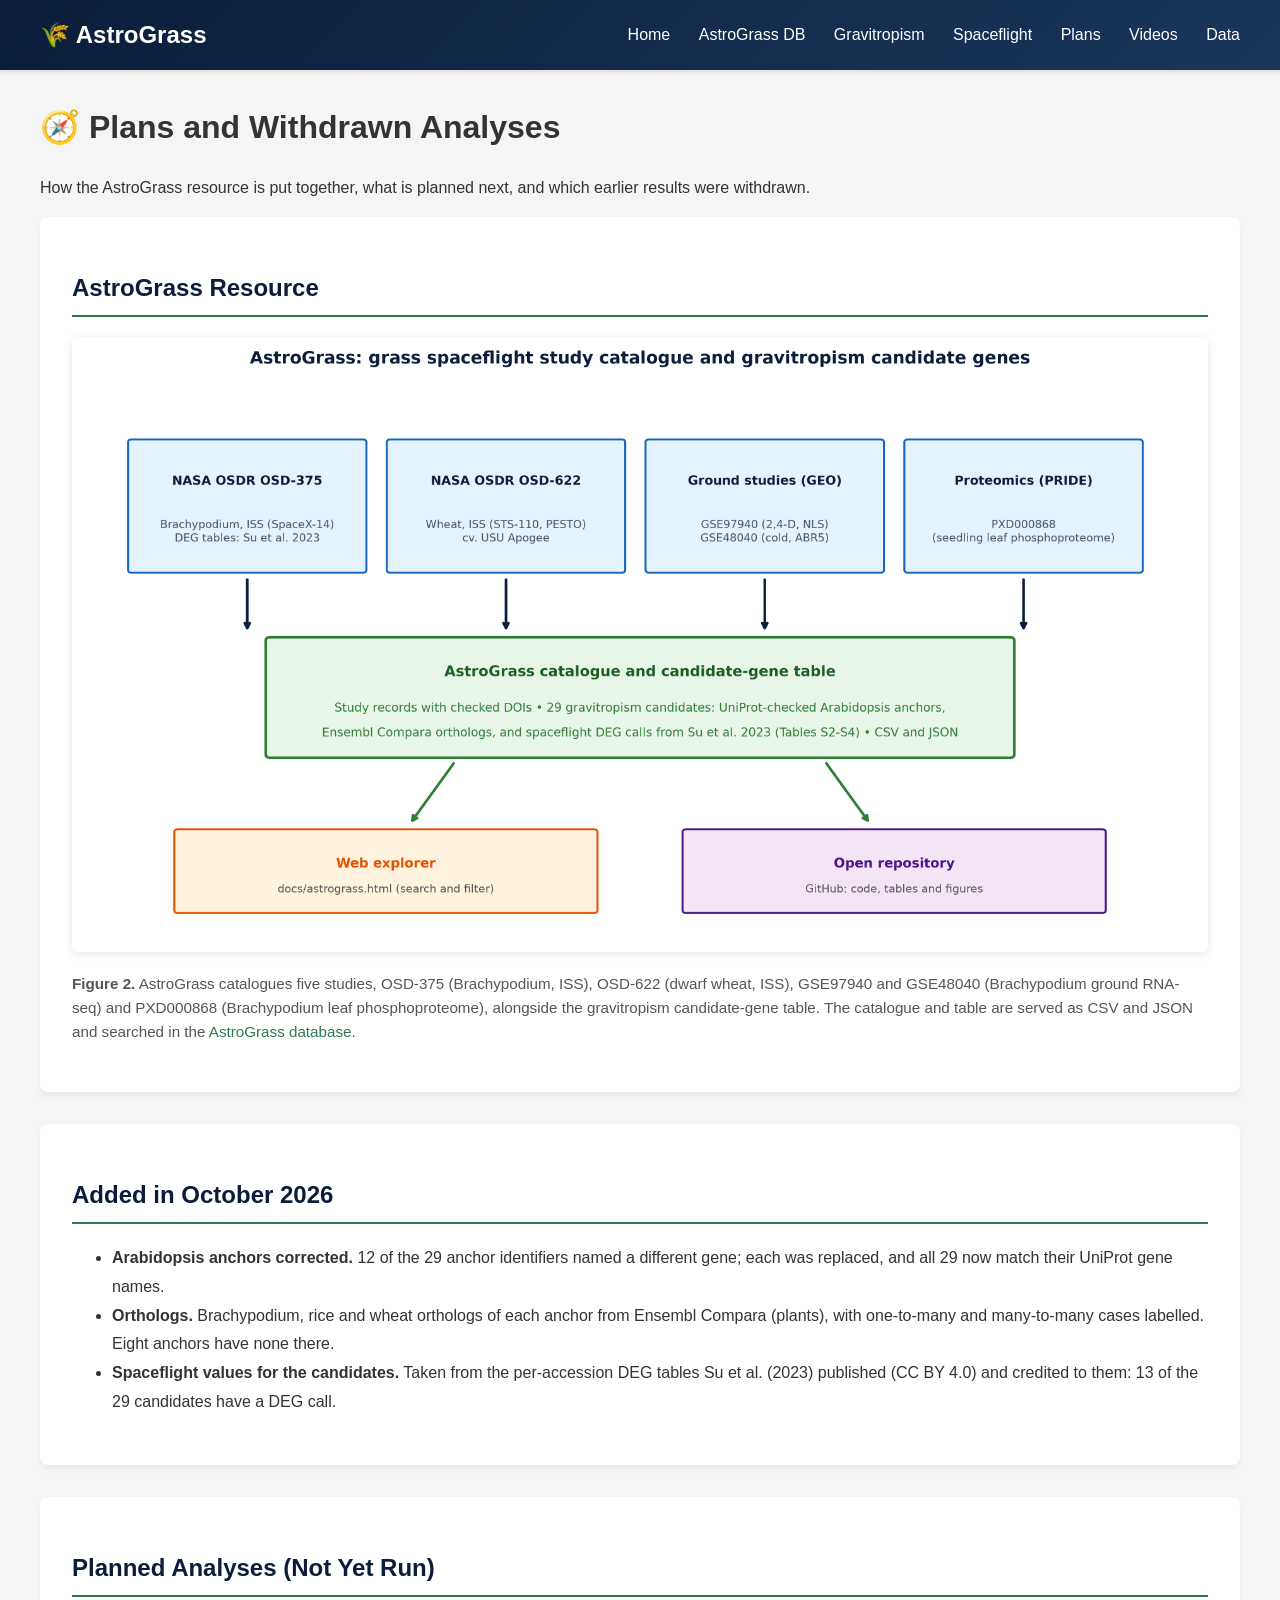
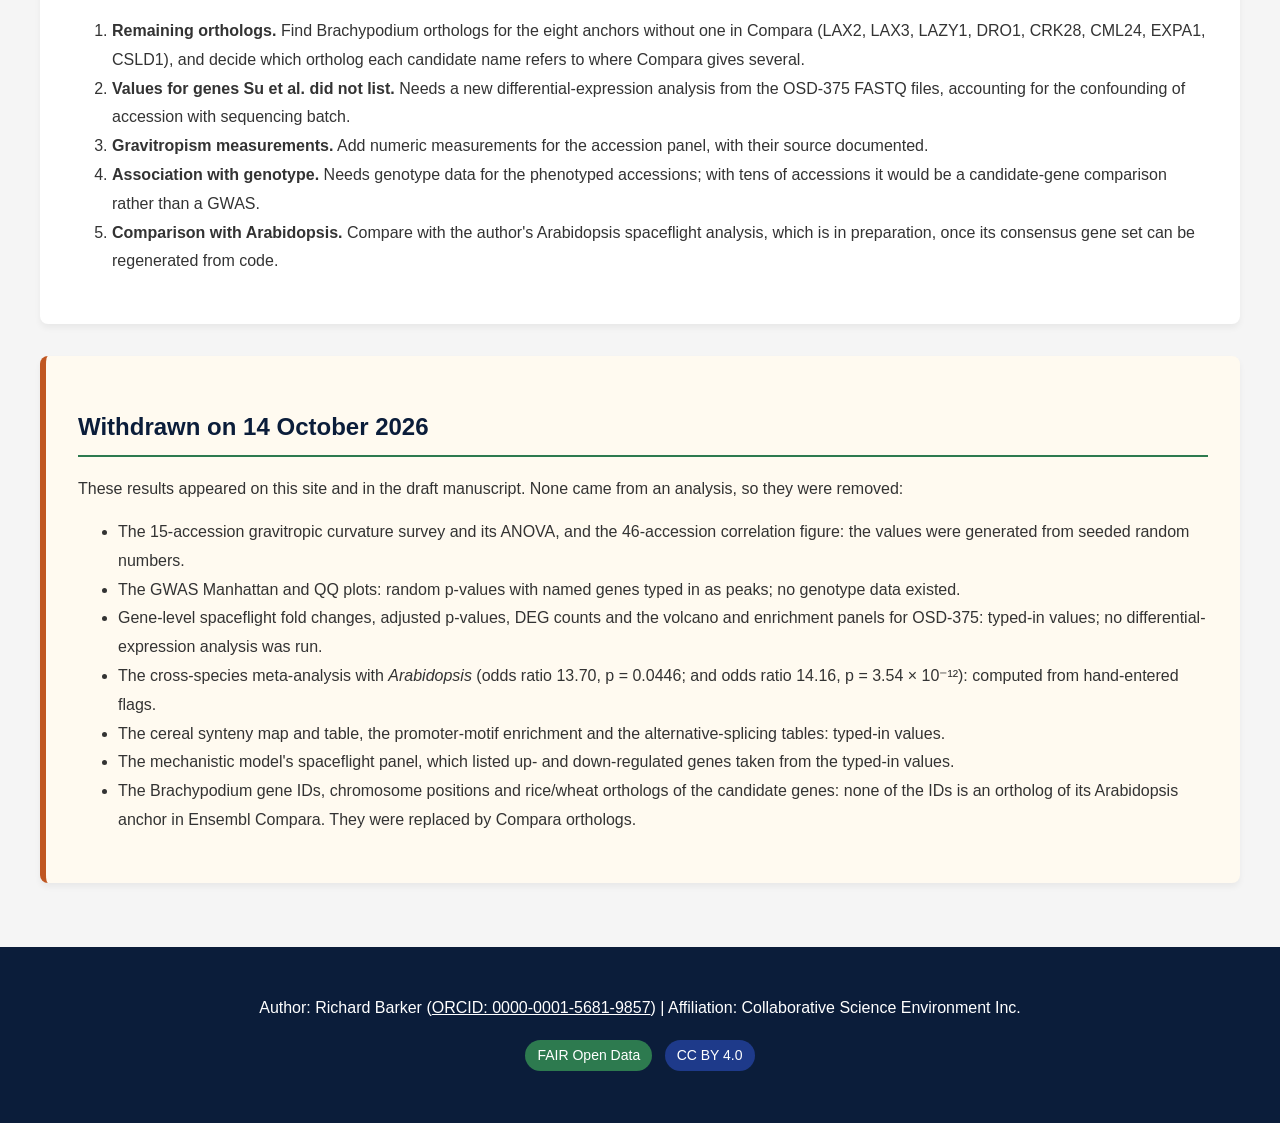
<file: docs/integration.html>
<!DOCTYPE html>
<html lang="en">
<head>
    <meta charset="UTF-8">
    <meta name="viewport" content="width=device-width, initial-scale=1.0">
    <title>Plans - AstroGrass</title>
    <link rel="stylesheet" href="css/style.css">
    <link rel="icon" href="data:image/svg+xml,<svg xmlns='http://www.w3.org/2000/svg' viewBox='0 0 100 100'><text y='.9em' font-size='90'>🌾</text></svg>">
</head>
<body>
    <header>
        <div class="nav-container">
            <a href="index.html" class="logo">🌾 AstroGrass</a>
            <nav class="nav-links">
                <a href="index.html">Home</a>
                <a href="astrograss.html">AstroGrass DB</a>
                <a href="gwas.html">Gravitropism</a>
                <a href="spaceflight.html">Spaceflight</a>
                <a href="integration.html" class="active">Plans</a>
                <a href="videos.html">Videos</a>
                <a href="data.html">Data</a>
            </nav>
        </div>
    </header>

    <div class="container">
        <h1>🧭 Plans and Withdrawn Analyses</h1>
        <p>How the AstroGrass resource is put together, what is planned next, and which earlier results were withdrawn.</p>

        <!-- FIGURE 2: ASTROGRASS ARCHITECTURE -->
        <section class="card">
            <h2>AstroGrass Resource</h2>
            <img src="assets/fig2_astrograss_architecture.png" alt="AstroGrass resource architecture" style="width:100%; border-radius:6px; box-shadow: 0 2px 8px rgba(0,0,0,0.1);">
            <p style="margin-top:12px; font-size:0.95rem; color:#555;">
                <strong>Figure 2.</strong> AstroGrass catalogues five studies, OSD-375 (Brachypodium, ISS), OSD-622 (dwarf wheat, ISS), GSE97940 and GSE48040 (Brachypodium ground RNA-seq) and PXD000868 (Brachypodium leaf phosphoproteome), alongside the gravitropism candidate-gene table. The catalogue and table are served as CSV and JSON and searched in the <a href="astrograss.html">AstroGrass database</a>.
            </p>
        </section>

        <!-- DONE -->
        <section class="card">
            <h2>Added in October 2026</h2>
            <ul style="line-height:1.8;">
                <li><strong>Arabidopsis anchors corrected.</strong> 12 of the 29 anchor identifiers named a different gene; each was replaced, and all 29 now match their UniProt gene names.</li>
                <li><strong>Orthologs.</strong> Brachypodium, rice and wheat orthologs of each anchor from Ensembl Compara (plants), with one-to-many and many-to-many cases labelled. Eight anchors have none there.</li>
                <li><strong>Spaceflight values for the candidates.</strong> Taken from the per-accession DEG tables Su et al. (2023) published (CC BY 4.0) and credited to them: 13 of the 29 candidates have a DEG call.</li>
            </ul>
        </section>

        <!-- PLANNED ANALYSES -->
        <section class="card">
            <h2>Planned Analyses (Not Yet Run)</h2>
            <ol style="line-height:1.8;">
                <li><strong>Remaining orthologs.</strong> Find Brachypodium orthologs for the eight anchors without one in Compara (LAX2, LAX3, LAZY1, DRO1, CRK28, CML24, EXPA1, CSLD1), and decide which ortholog each candidate name refers to where Compara gives several.</li>
                <li><strong>Values for genes Su et al. did not list.</strong> Needs a new differential-expression analysis from the OSD-375 FASTQ files, accounting for the confounding of accession with sequencing batch.</li>
                <li><strong>Gravitropism measurements.</strong> Add numeric measurements for the accession panel, with their source documented.</li>
                <li><strong>Association with genotype.</strong> Needs genotype data for the phenotyped accessions; with tens of accessions it would be a candidate-gene comparison rather than a GWAS.</li>
                <li><strong>Comparison with Arabidopsis.</strong> Compare with the author's Arabidopsis spaceflight analysis, which is in preparation, once its consensus gene set can be regenerated from code.</li>
            </ol>
        </section>

        <!-- WITHDRAWN -->
        <section class="card" style="border-left: 6px solid #c05621; background:#fffaf0;">
            <h2>Withdrawn on 14 October 2026</h2>
            <p>These results appeared on this site and in the draft manuscript. None came from an analysis, so they were removed:</p>
            <ul style="line-height:1.8;">
                <li>The 15-accession gravitropic curvature survey and its ANOVA, and the 46-accession correlation figure: the values were generated from seeded random numbers.</li>
                <li>The GWAS Manhattan and QQ plots: random p-values with named genes typed in as peaks; no genotype data existed.</li>
                <li>Gene-level spaceflight fold changes, adjusted p-values, DEG counts and the volcano and enrichment panels for OSD-375: typed-in values; no differential-expression analysis was run.</li>
                <li>The cross-species meta-analysis with <em>Arabidopsis</em> (odds ratio 13.70, p = 0.0446; and odds ratio 14.16, p = 3.54 × 10⁻¹²): computed from hand-entered flags.</li>
                <li>The cereal synteny map and table, the promoter-motif enrichment and the alternative-splicing tables: typed-in values.</li>
                <li>The mechanistic model's spaceflight panel, which listed up- and down-regulated genes taken from the typed-in values.</li>
                <li>The Brachypodium gene IDs, chromosome positions and rice/wheat orthologs of the candidate genes: none of the IDs is an ortholog of its Arabidopsis anchor in Ensembl Compara. They were replaced by Compara orthologs.</li>
            </ul>
        </section>
    </div>

    <footer>
        <p>Author: Richard Barker (<a href="https://orcid.org/0000-0001-5681-9857" target="_blank">ORCID: 0000-0001-5681-9857</a>) | Affiliation: Collaborative Science Environment Inc.</p>
        <p><span class="badge" style="background:#2d7a4f;">FAIR Open Data</span> <span class="badge" style="background:#1e3a8a;">CC BY 4.0</span></p>
    </footer>

    <script src="js/main.js"></script>
  <script defer src="https://visitor-analytics.astrobotany.workers.dev/a.js"></script>
</body>
</html>
</file>
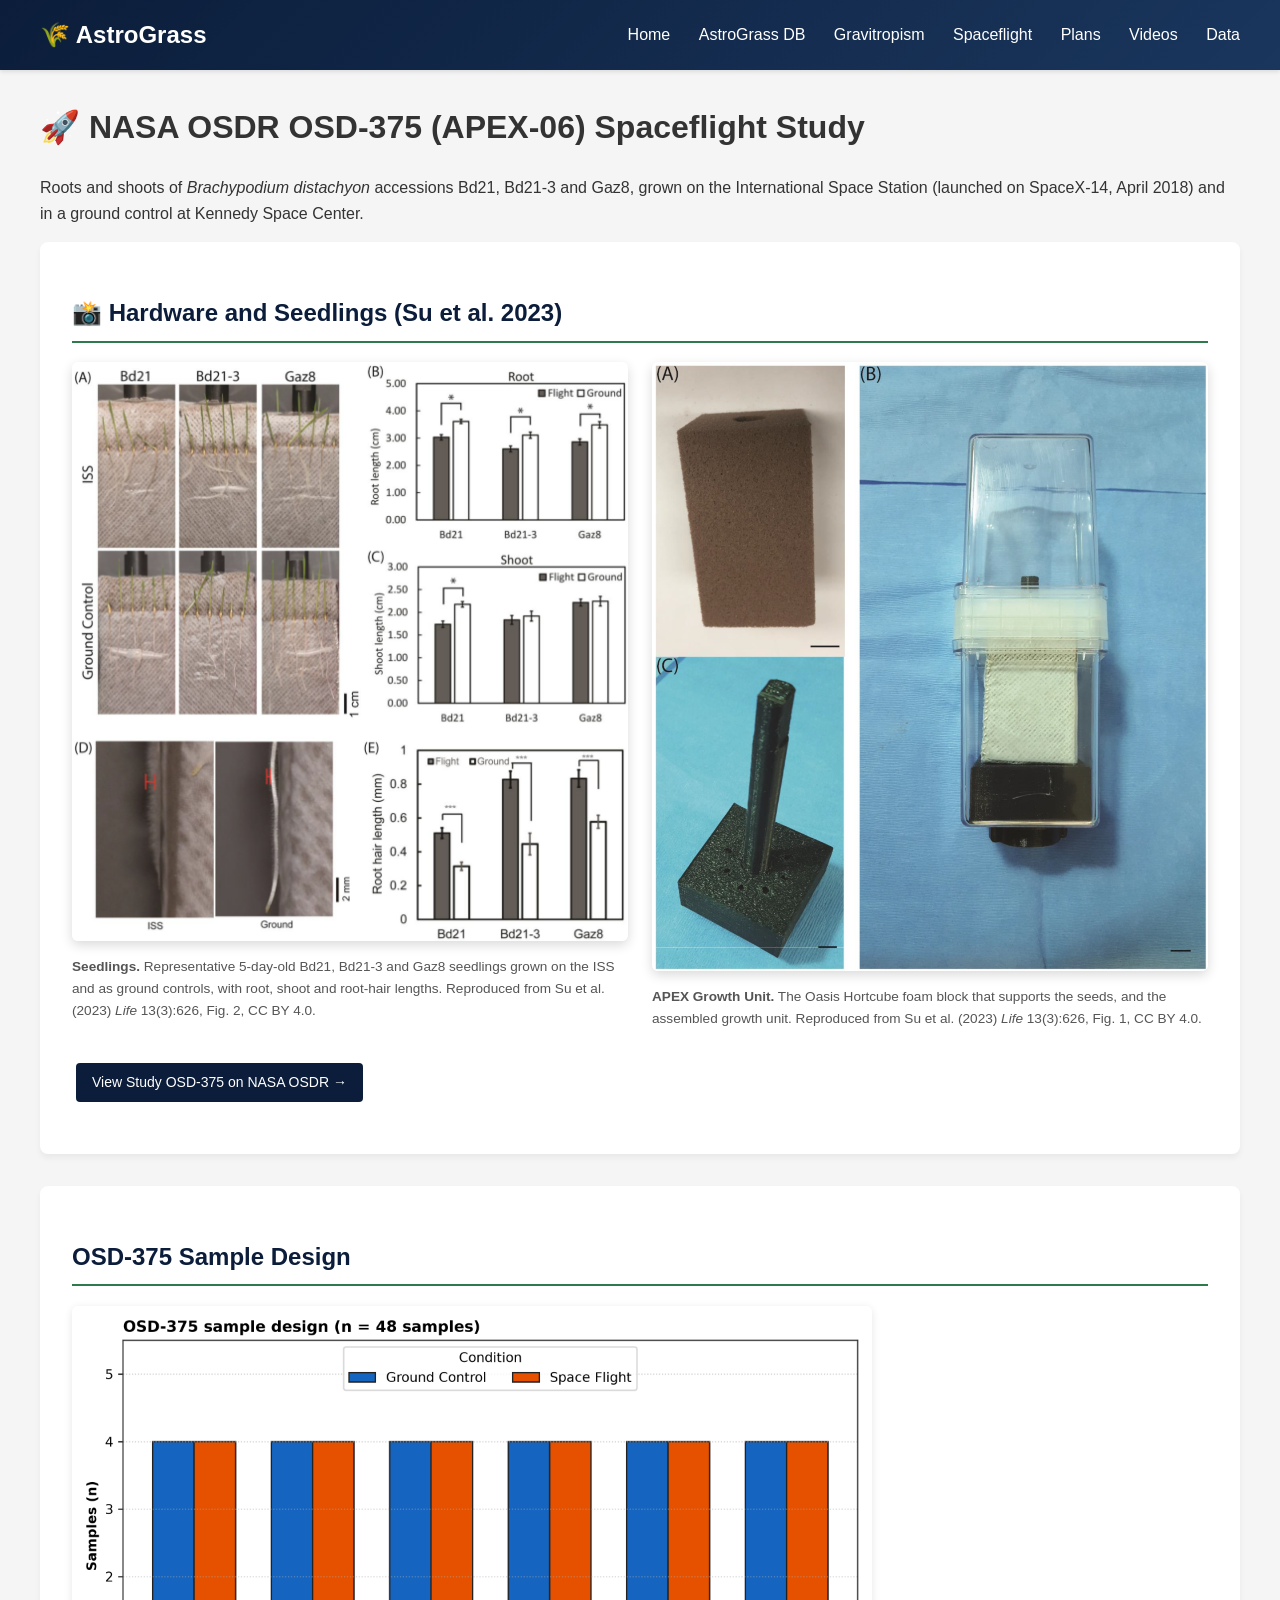
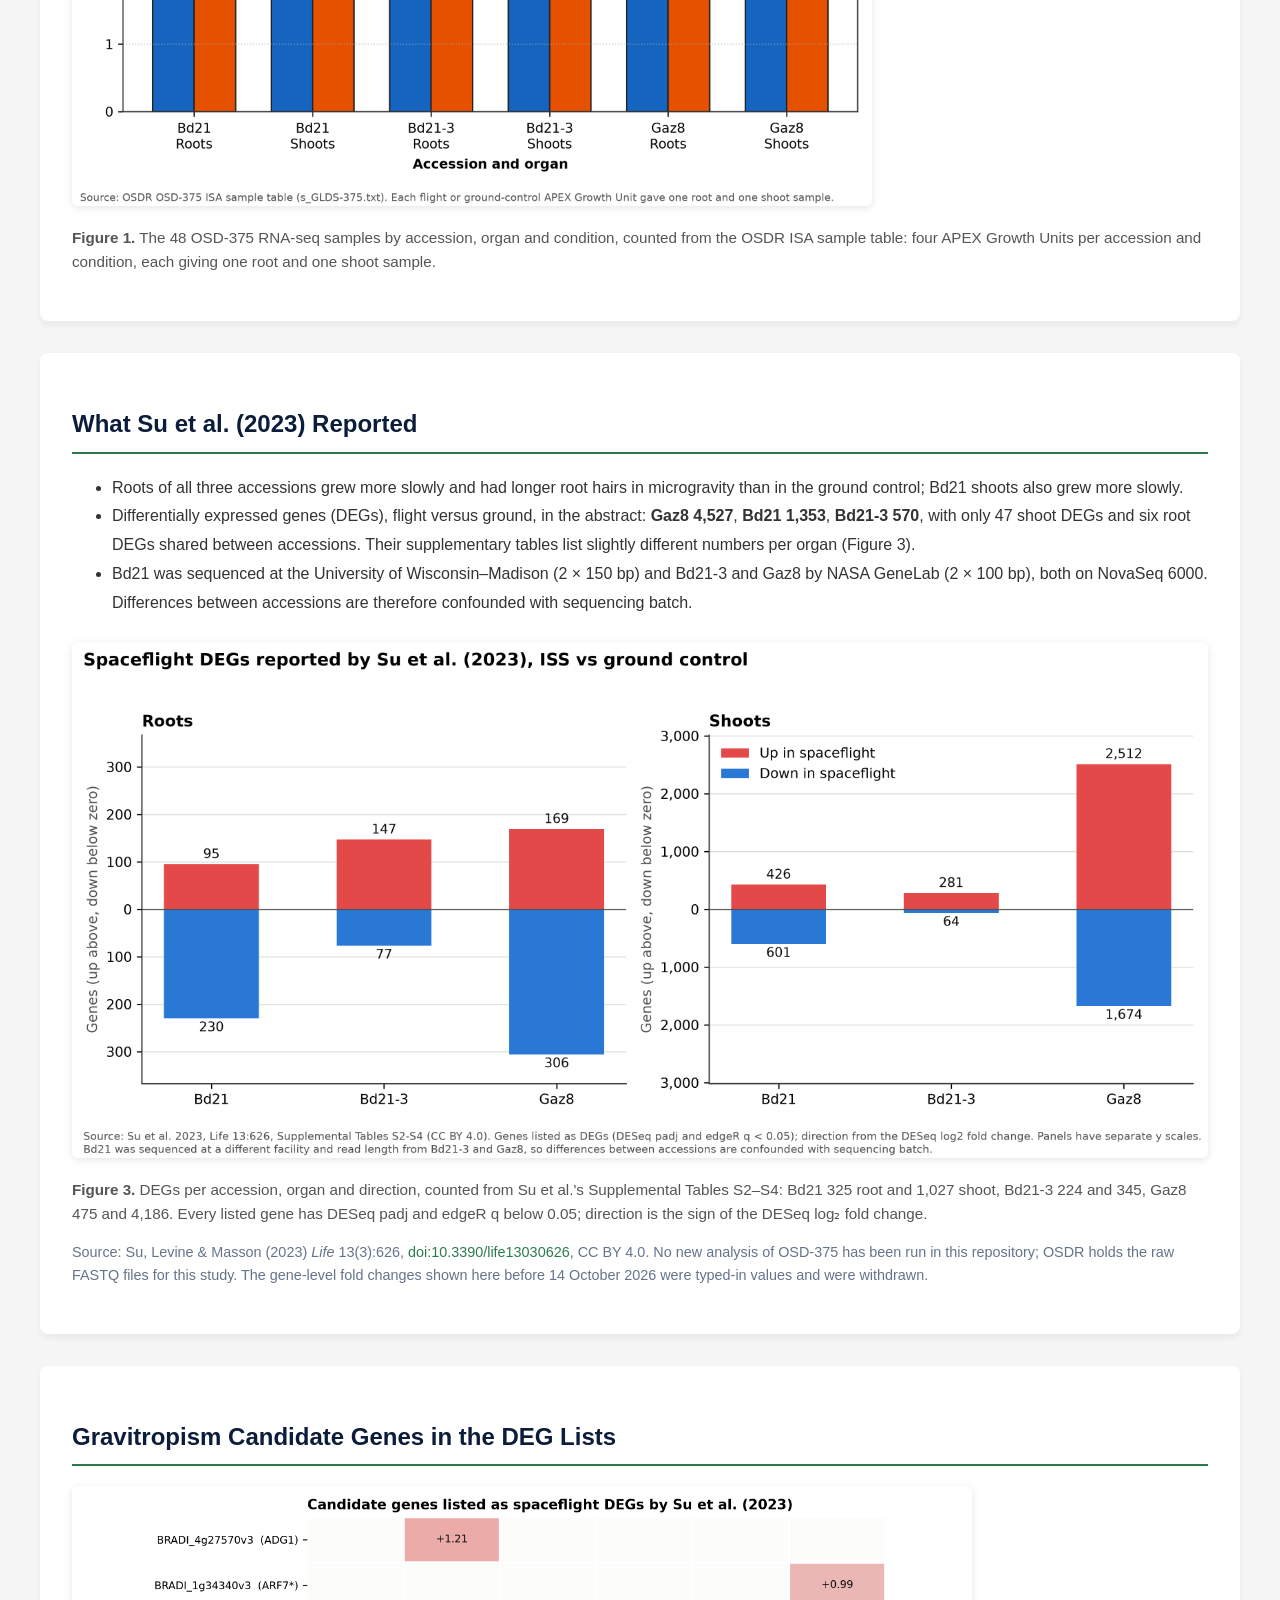
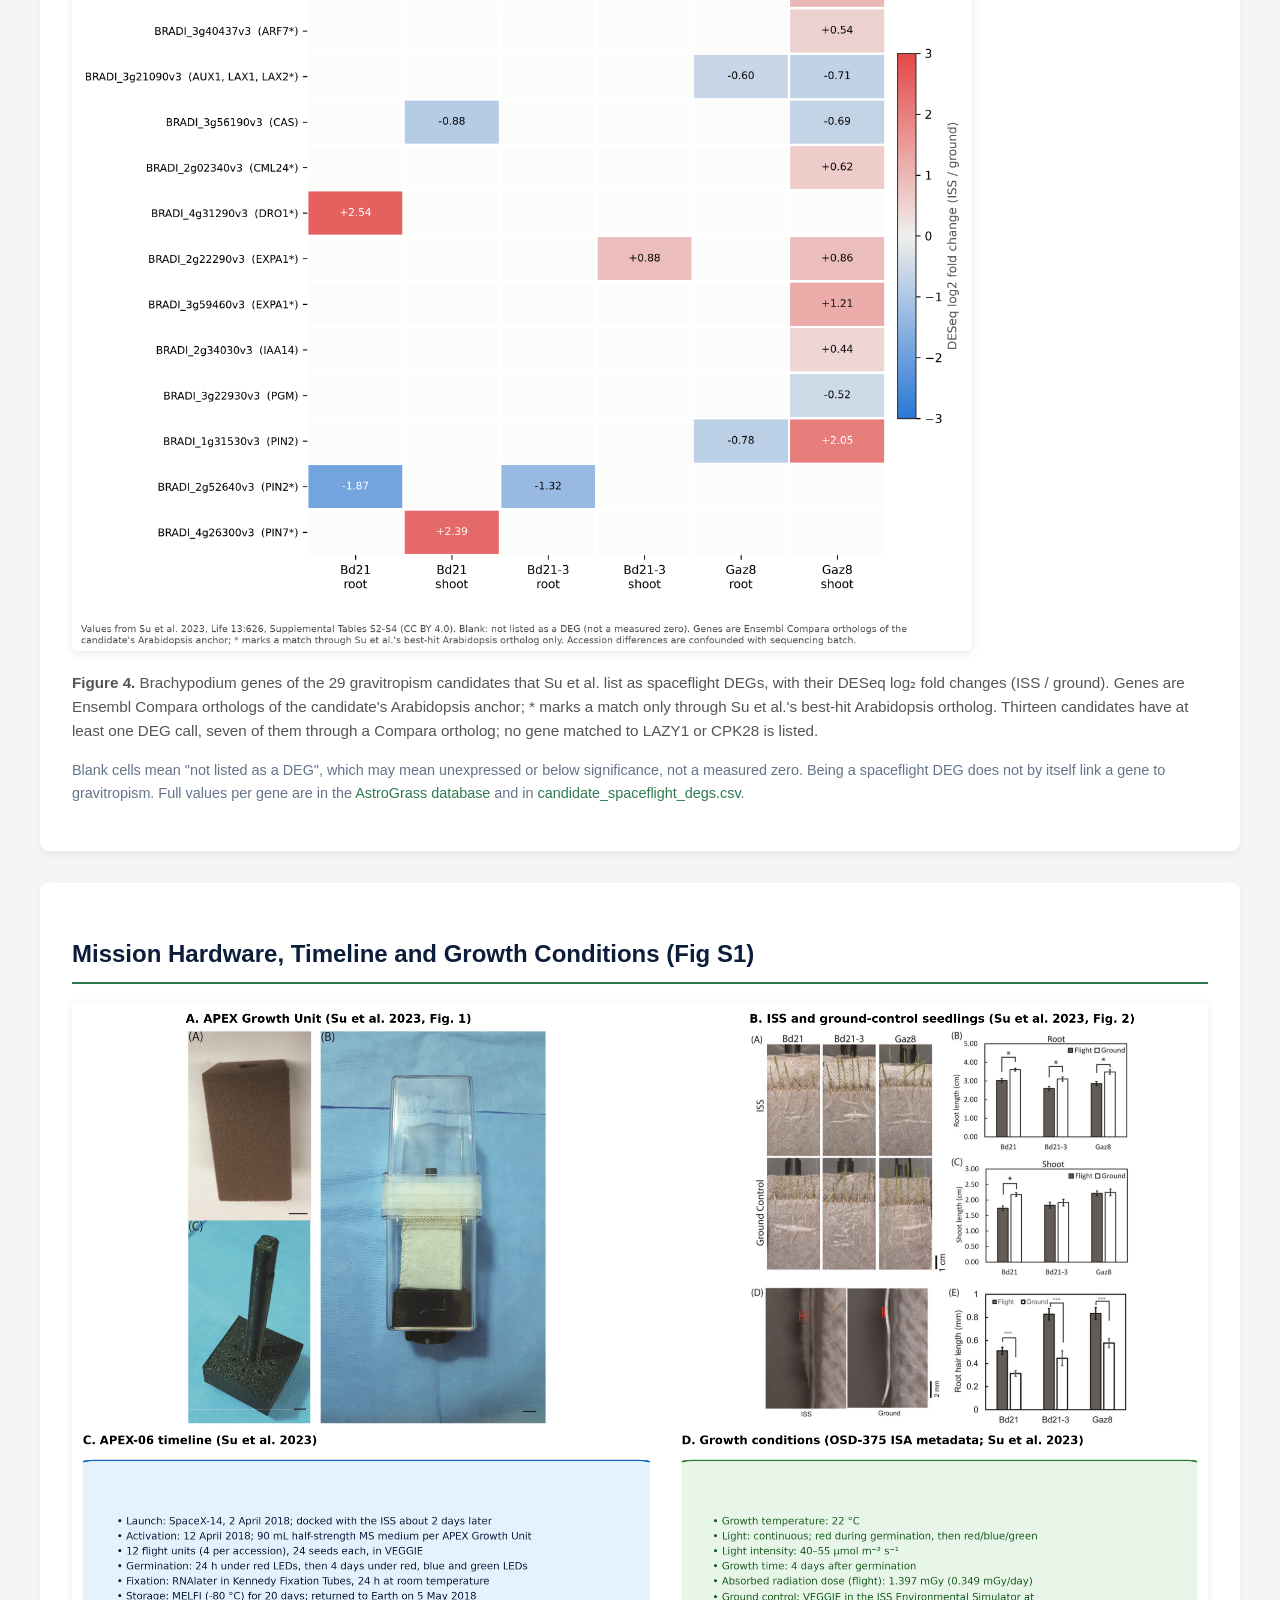
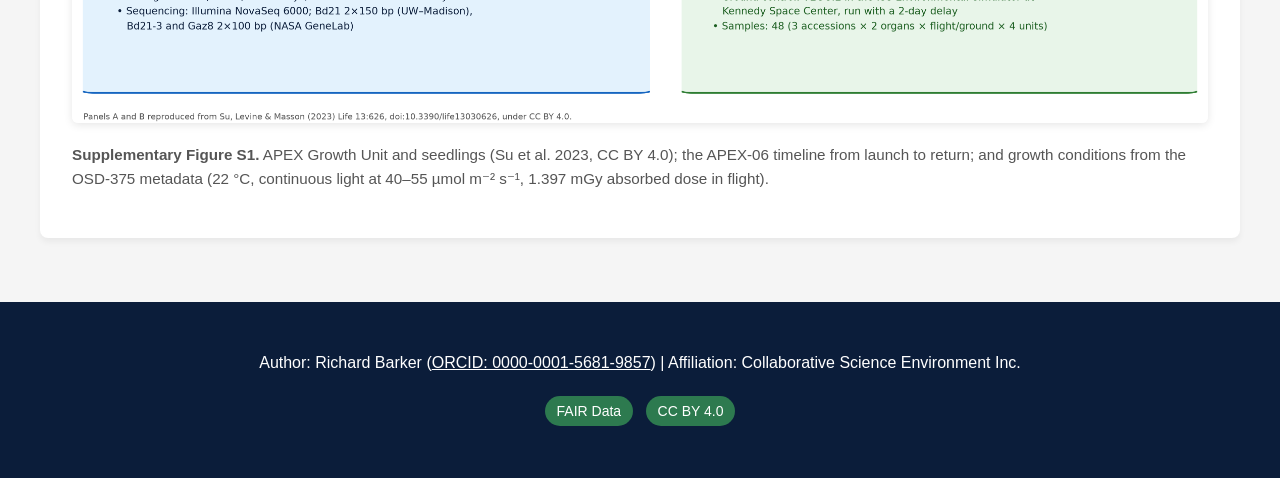
<file: docs/spaceflight.html>
<!DOCTYPE html>
<html lang="en">
<head>
    <meta charset="UTF-8">
    <meta name="viewport" content="width=device-width, initial-scale=1.0">
    <title>Spaceflight Study OSD-375 - AstroGrass</title>
    <link rel="stylesheet" href="css/style.css">
</head>
<body>
    <header>
        <div class="nav-container">
            <a href="index.html" class="logo">🌾 AstroGrass</a>
            <nav class="nav-links">
                <a href="index.html">Home</a>
                <a href="astrograss.html">AstroGrass DB</a>
                <a href="gwas.html">Gravitropism</a>
                <a href="spaceflight.html" class="active">Spaceflight</a>
                <a href="integration.html">Plans</a>
                <a href="videos.html">Videos</a>
                <a href="data.html">Data</a>
            </nav>
        </div>
    </header>

    <div class="container">
        <h1>🚀 NASA OSDR OSD-375 (APEX-06) Spaceflight Study</h1>
        <p>Roots and shoots of <em>Brachypodium distachyon</em> accessions Bd21, Bd21-3 and Gaz8, grown on the International Space Station (launched on SpaceX-14, April 2018) and in a ground control at Kennedy Space Center.</p>

        <!-- SECTION 1: PHOTOGRAPHS FROM SU ET AL. 2023 -->
        <section class="card">
            <h2>📸 Hardware and Seedlings (Su et al. 2023)</h2>
            <div style="display:grid; grid-template-columns: 1fr 1fr; gap: 1.5rem; margin-top:1rem;">
                <div>
                    <img src="assets/apex06_brachypodium_seedlings_iss.png" alt="APEX-06 seedlings, ISS and ground control" style="width:100%; border-radius:6px; box-shadow: 0 4px 12px rgba(0,0,0,0.15);">
                    <p style="margin-top:8px; font-size:0.85rem; color:#555;"><strong>Seedlings.</strong> Representative 5-day-old Bd21, Bd21-3 and Gaz8 seedlings grown on the ISS and as ground controls, with root, shoot and root-hair lengths. Reproduced from Su et al. (2023) <em>Life</em> 13(3):626, Fig. 2, CC BY 4.0.</p>
                </div>
                <div>
                    <img src="assets/apex06_hardware_growth_unit.png" alt="APEX Growth Unit hardware" style="width:100%; border-radius:6px; box-shadow: 0 4px 12px rgba(0,0,0,0.15);">
                    <p style="margin-top:8px; font-size:0.85rem; color:#555;"><strong>APEX Growth Unit.</strong> The Oasis Hortcube foam block that supports the seeds, and the assembled growth unit. Reproduced from Su et al. (2023) <em>Life</em> 13(3):626, Fig. 1, CC BY 4.0.</p>
                </div>
            </div>
            <p style="margin-top:1rem;"><a class="badge" style="background:#0b1d3a; color:#fff; padding:8px 16px; border-radius:4px; text-decoration:none;" href="https://osdr.nasa.gov/bio/repo/data/studies/OSD-375" target="_blank">View Study OSD-375 on NASA OSDR →</a></p>
        </section>

        <!-- SECTION 2: SAMPLE DESIGN -->
        <section class="card">
            <h2>OSD-375 Sample Design</h2>
            <img src="assets/fig1_osd375_sample_design.png" alt="OSD-375 sample design" style="width:100%; max-width:800px; border-radius:6px; box-shadow: 0 2px 8px rgba(0,0,0,0.1);">
            <p style="margin-top:12px; font-size:0.95rem; color:#555;"><strong>Figure 1.</strong> The 48 OSD-375 RNA-seq samples by accession, organ and condition, counted from the OSDR ISA sample table: four APEX Growth Units per accession and condition, each giving one root and one shoot sample.</p>
        </section>

        <!-- SECTION 3: WHAT SU ET AL. REPORTED -->
        <section class="card">
            <h2>What Su et al. (2023) Reported</h2>
            <ul style="line-height:1.8; margin-top:8px;">
                <li>Roots of all three accessions grew more slowly and had longer root hairs in microgravity than in the ground control; Bd21 shoots also grew more slowly.</li>
                <li>Differentially expressed genes (DEGs), flight versus ground, in the abstract: <strong>Gaz8 4,527</strong>, <strong>Bd21 1,353</strong>, <strong>Bd21-3 570</strong>, with only 47 shoot DEGs and six root DEGs shared between accessions. Their supplementary tables list slightly different numbers per organ (Figure 3).</li>
                <li>Bd21 was sequenced at the University of Wisconsin–Madison (2 × 150 bp) and Bd21-3 and Gaz8 by NASA GeneLab (2 × 100 bp), both on NovaSeq 6000. Differences between accessions are therefore confounded with sequencing batch.</li>
            </ul>
            <img src="assets/fig3_su2023_deg_counts.png" alt="Su et al. 2023 DEG counts" style="width:100%; border-radius:6px; box-shadow: 0 2px 8px rgba(0,0,0,0.1); margin-top:0.5rem;">
            <p style="margin-top:12px; font-size:0.95rem; color:#555;"><strong>Figure 3.</strong> DEGs per accession, organ and direction, counted from Su et al.'s Supplemental Tables S2–S4: Bd21 325 root and 1,027 shoot, Bd21-3 224 and 345, Gaz8 475 and 4,186. Every listed gene has DESeq padj and edgeR q below 0.05; direction is the sign of the DESeq log₂ fold change.</p>
            <p style="font-size:0.9rem; color:#64748b;">Source: Su, Levine &amp; Masson (2023) <em>Life</em> 13(3):626, <a href="https://doi.org/10.3390/life13030626" target="_blank">doi:10.3390/life13030626</a>, CC BY 4.0. No new analysis of OSD-375 has been run in this repository; OSDR holds the raw FASTQ files for this study. The gene-level fold changes shown here before 14 October 2026 were typed-in values and were withdrawn.</p>
        </section>

        <!-- SECTION 3b: CANDIDATE GENES IN THE DEG LISTS -->
        <section class="card">
            <h2>Gravitropism Candidate Genes in the DEG Lists</h2>
            <img src="assets/fig4_candidate_spaceflight_degs.png" alt="Candidate genes in Su et al.'s DEG lists" style="width:100%; max-width:900px; border-radius:6px; box-shadow: 0 2px 8px rgba(0,0,0,0.1);">
            <p style="margin-top:12px; font-size:0.95rem; color:#555;"><strong>Figure 4.</strong> Brachypodium genes of the 29 gravitropism candidates that Su et al. list as spaceflight DEGs, with their DESeq log₂ fold changes (ISS / ground). Genes are Ensembl Compara orthologs of the candidate's Arabidopsis anchor; * marks a match only through Su et al.'s best-hit Arabidopsis ortholog. Thirteen candidates have at least one DEG call, seven of them through a Compara ortholog; no gene matched to LAZY1 or CPK28 is listed.</p>
            <p style="font-size:0.9rem; color:#64748b;">Blank cells mean "not listed as a DEG", which may mean unexpressed or below significance, not a measured zero. Being a spaceflight DEG does not by itself link a gene to gravitropism. Full values per gene are in the <a href="astrograss.html">AstroGrass database</a> and in <a href="tables/candidate_spaceflight_degs.csv" download>candidate_spaceflight_degs.csv</a>.</p>
        </section>

        <!-- SECTION 4: SUPPLEMENTARY MISSION FIGURE -->
        <section class="card">
            <h2>Mission Hardware, Timeline and Growth Conditions (Fig S1)</h2>
            <img src="assets/figS1_mission_experimental_design.png" alt="Supplementary Figure S1" style="width:100%; border-radius:6px; box-shadow: 0 2px 8px rgba(0,0,0,0.1);">
            <p style="margin-top:12px; font-size:0.95rem; color:#555;"><strong>Supplementary Figure S1.</strong> APEX Growth Unit and seedlings (Su et al. 2023, CC BY 4.0); the APEX-06 timeline from launch to return; and growth conditions from the OSD-375 metadata (22 °C, continuous light at 40–55 µmol m⁻² s⁻¹, 1.397 mGy absorbed dose in flight).</p>
        </section>
    </div>

    <footer>
        <p>Author: Richard Barker (<a href="https://orcid.org/0000-0001-5681-9857">ORCID: 0000-0001-5681-9857</a>) | Affiliation: Collaborative Science Environment Inc.</p>
        <p><span class="badge">FAIR Data</span> <span class="badge">CC BY 4.0</span></p>
    </footer>

    <script src="js/main.js"></script>
  <script defer src="https://visitor-analytics.astrobotany.workers.dev/a.js"></script>
</body>
</html>
</file>
<file: docs/css/style.css>
:root {
  --primary-color: #0b1d3a;
  --accent-color: #2d7a4f;
  --text-color: #333;
  --bg-color: #f5f5f5;
  --card-bg: #ffffff;
  --font-body: -apple-system, BlinkMacSystemFont, "Segoe UI", Roboto, Helvetica, Arial, sans-serif;
}

html { scroll-behavior: smooth; }

body {
  margin: 0; padding: 0;
  font-family: var(--font-body);
  color: var(--text-color);
  background-color: var(--bg-color);
  line-height: 1.6;
}

header {
  background: linear-gradient(135deg, var(--primary-color) 0%, #1a365d 100%);
  color: white;
  padding: 1rem 0;
  position: sticky;
  top: 0;
  z-index: 1000;
  box-shadow: 0 2px 4px rgba(0,0,0,0.1);
}

.nav-container {
  max-width: 1200px;
  margin: 0 auto;
  padding: 0 1rem;
  display: flex;
  justify-content: space-between;
  align-items: center;
}

.logo { font-size: 1.5rem; font-weight: bold; color: white; text-decoration: none; }

.nav-links a {
  color: white; text-decoration: none; margin-left: 1.5rem; font-weight: 500;
  transition: color 0.3s ease;
}
.nav-links a:hover { color: var(--accent-color); }

.hero {
  background: linear-gradient(rgba(11, 29, 58, 0.8), rgba(11, 29, 58, 0.8)), url('../images/hero-bg.jpg') center/cover;
  color: white;
  text-align: center;
  padding: 4rem 1rem;
}

.hero h1 { margin: 0; font-size: 2.5rem; }
.hero p { font-size: 1.2rem; margin-top: 1rem; opacity: 0.9; }

.container { max-width: 1200px; margin: 2rem auto; padding: 0 1rem; }

.card {
  background: var(--card-bg);
  border-radius: 8px;
  padding: 2rem;
  margin-bottom: 2rem;
  box-shadow: 0 4px 6px rgba(0,0,0,0.05);
}

h2 { color: var(--primary-color); border-bottom: 2px solid var(--accent-color); padding-bottom: 0.5rem; }

.grid-3 { display: grid; grid-template-columns: repeat(auto-fit, minmax(300px, 1fr)); gap: 1.5rem; }

.icon-card { text-align: center; padding: 1.5rem; background: var(--card-bg); border-radius: 8px; box-shadow: 0 2px 4px rgba(0,0,0,0.05); border-top: 4px solid var(--accent-color); }

.video-container { position: relative; padding-bottom: 56.25%; height: 0; overflow: hidden; border-radius: 8px; background: #000; }
.video-container video, .video-container iframe { position: absolute; top: 0; left: 0; width: 100%; height: 100%; }

a { color: var(--accent-color); text-decoration: none; }
a:hover { text-decoration: underline; }

.badge { display: inline-block; padding: 0.25rem 0.75rem; border-radius: 999px; background: var(--accent-color); color: white; font-size: 0.875rem; margin: 0.25rem; }

table { width: 100%; border-collapse: collapse; margin: 1rem 0; }
th, td { padding: 0.75rem; text-align: left; border-bottom: 1px solid #ddd; }
th { background-color: var(--primary-color); color: white; }

footer { background: var(--primary-color); color: white; text-align: center; padding: 2rem 1rem; margin-top: 4rem; }
footer a { color: #fff; text-decoration: underline; }

#scroll-top-btn {
  display: none; position: fixed; bottom: 20px; right: 20px;
  background: var(--accent-color); color: white;
  border: none; border-radius: 50%; width: 40px; height: 40px;
  cursor: pointer; box-shadow: 0 2px 5px rgba(0,0,0,0.3);
}

@media (max-width: 768px) {
  .nav-links { display: none; }
  .nav-toggle { display: block; }
}

/* Enhanced Scientific Showcase UI */
.metric-grid {
  display: grid;
  grid-template-columns: repeat(auto-fit, minmax(220px, 1fr));
  gap: 1.25rem;
  margin: 1.5rem 0 2.5rem 0;
}

.metric-card {
  background: white;
  padding: 1.5rem;
  border-radius: 10px;
  border-left: 5px solid var(--accent-color);
  box-shadow: 0 4px 15px rgba(0,0,0,0.06);
  text-align: center;
  transition: transform 0.2s ease, box-shadow 0.2s ease;
}

.metric-card:hover {
  transform: translateY(-3px);
  box-shadow: 0 8px 25px rgba(0,0,0,0.1);
}

.metric-value {
  font-size: 2rem;
  font-weight: 800;
  color: var(--primary-color);
  margin-bottom: 0.25rem;
}

.metric-label {
  font-size: 0.9rem;
  font-weight: 600;
  color: #4a5568;
}

.metric-sub {
  font-size: 0.75rem;
  color: #718096;
  margin-top: 4px;
}

.deep-dive-card {
  background: white;
  border-radius: 12px;
  padding: 2rem;
  margin-bottom: 2rem;
  box-shadow: 0 4px 20px rgba(0,0,0,0.06);
  display: grid;
  grid-template-columns: 1fr 1fr;
  gap: 2rem;
  align-items: center;
}

@media (max-width: 900px) {
  .deep-dive-card {
    grid-template-columns: 1fr;
  }
}

.deep-dive-reverse {
  grid-template-columns: 1fr 1fr;
}

.deep-dive-reverse > :first-child {
  order: 2;
}
.deep-dive-reverse > :last-child {
  order: 1;
}

@media (max-width: 900px) {
  .deep-dive-reverse > :first-child { order: 1; }
  .deep-dive-reverse > :last-child { order: 2; }
}

.figure-preview-box {
  background: #f8fafc;
  border: 1px solid #e2e8f0;
  border-radius: 8px;
  overflow: hidden;
  box-shadow: 0 4px 12px rgba(0,0,0,0.08);
  text-align: center;
  position: relative;
}

.figure-preview-box img {
  width: 100%;
  height: auto;
  display: block;
  cursor: pointer;
  transition: transform 0.3s ease;
}

.figure-preview-box img:hover {
  transform: scale(1.02);
}

.figure-caption {
  padding: 0.75rem 1rem;
  font-size: 0.8rem;
  color: #64748b;
  text-align: left;
  background: #f8fafc;
  border-top: 1px solid #e2e8f0;
}

.gene-pill {
  display: inline-block;
  background: #e6fffa;
  color: #234e52;
  border: 1px solid #b2f5ea;
  padding: 2px 8px;
  border-radius: 4px;
  font-family: monospace;
  font-size: 0.85rem;
  margin: 2px 4px 2px 0;
  font-weight: 600;
}

.gene-pill-up {
  background: #fef2f2;
  color: #991b1b;
  border-color: #fecaca;
}

.gene-pill-down {
  background: #eff6ff;
  color: #1e40af;
  border-color: #bfdbfe;
}

.figure-gallery-grid {
  display: grid;
  grid-template-columns: repeat(auto-fit, minmax(320px, 1fr));
  gap: 1.5rem;
  margin-top: 1.5rem;
}

.gallery-item {
  background: white;
  border-radius: 8px;
  overflow: hidden;
  box-shadow: 0 4px 12px rgba(0,0,0,0.07);
  border: 1px solid #e2e8f0;
  display: flex;
  flex-direction: column;
}

.gallery-item img {
  width: 100%;
  height: 220px;
  object-fit: contain;
  background: #fafafa;
  cursor: pointer;
}

.gallery-item-body {
  padding: 1rem;
  flex-grow: 1;
  display: flex;
  flex-direction: column;
  justify-content: space-between;
}

.gallery-item-title {
  font-weight: bold;
  font-size: 0.95rem;
  color: var(--primary-color);
  margin-bottom: 0.4rem;
}

.gallery-item-desc {
  font-size: 0.8rem;
  color: #64748b;
  margin-bottom: 0.8rem;
}

.gallery-item-actions {
  display: flex;
  gap: 0.5rem;
}

.btn-sm {
  font-size: 0.75rem;
  padding: 4px 10px;
  border-radius: 4px;
  text-decoration: none;
  font-weight: 600;
  display: inline-block;
}

.btn-primary { background: var(--accent-color); color: white; border: none; cursor: pointer; }
.btn-primary:hover { background: #22633f; text-decoration: none; }
.btn-secondary { background: #e2e8f0; color: #334155; border: none; cursor: pointer; }
.btn-secondary:hover { background: #cbd5e1; text-decoration: none; }

/* Lightbox Modal */
.lightbox-modal {
  display: none;
  position: fixed;
  top: 0; left: 0; width: 100%; height: 100%;
  background: rgba(11, 29, 58, 0.92);
  z-index: 2000;
  align-items: center;
  justify-content: center;
  padding: 2rem;
  box-sizing: border-box;
}

.lightbox-content {
  max-width: 90%;
  max-height: 90%;
  background: white;
  border-radius: 12px;
  overflow: hidden;
  display: flex;
  flex-direction: column;
  box-shadow: 0 10px 40px rgba(0,0,0,0.5);
}

.lightbox-img {
  max-width: 100%;
  max-height: 75vh;
  object-fit: contain;
  background: #000;
}

.lightbox-caption {
  padding: 1rem 1.5rem;
  background: white;
  color: #333;
  font-size: 0.9rem;
}
</file>
